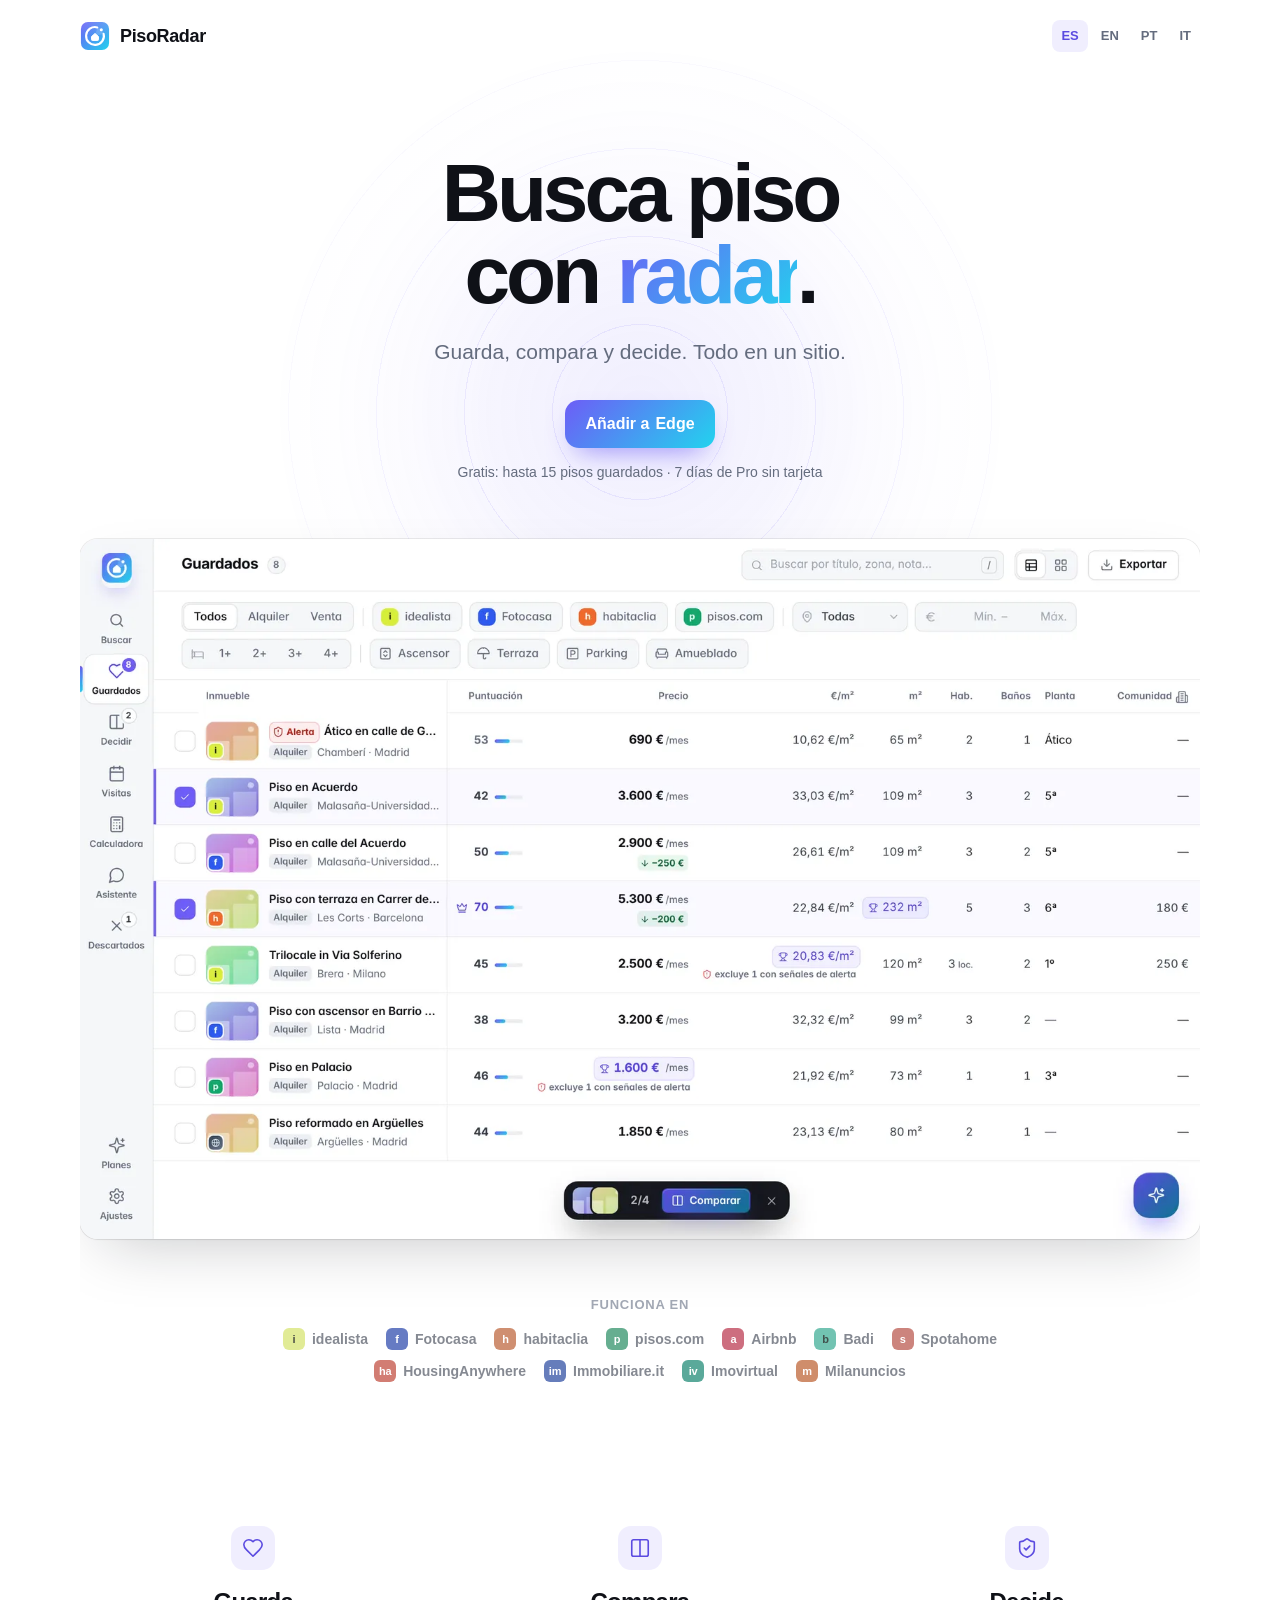
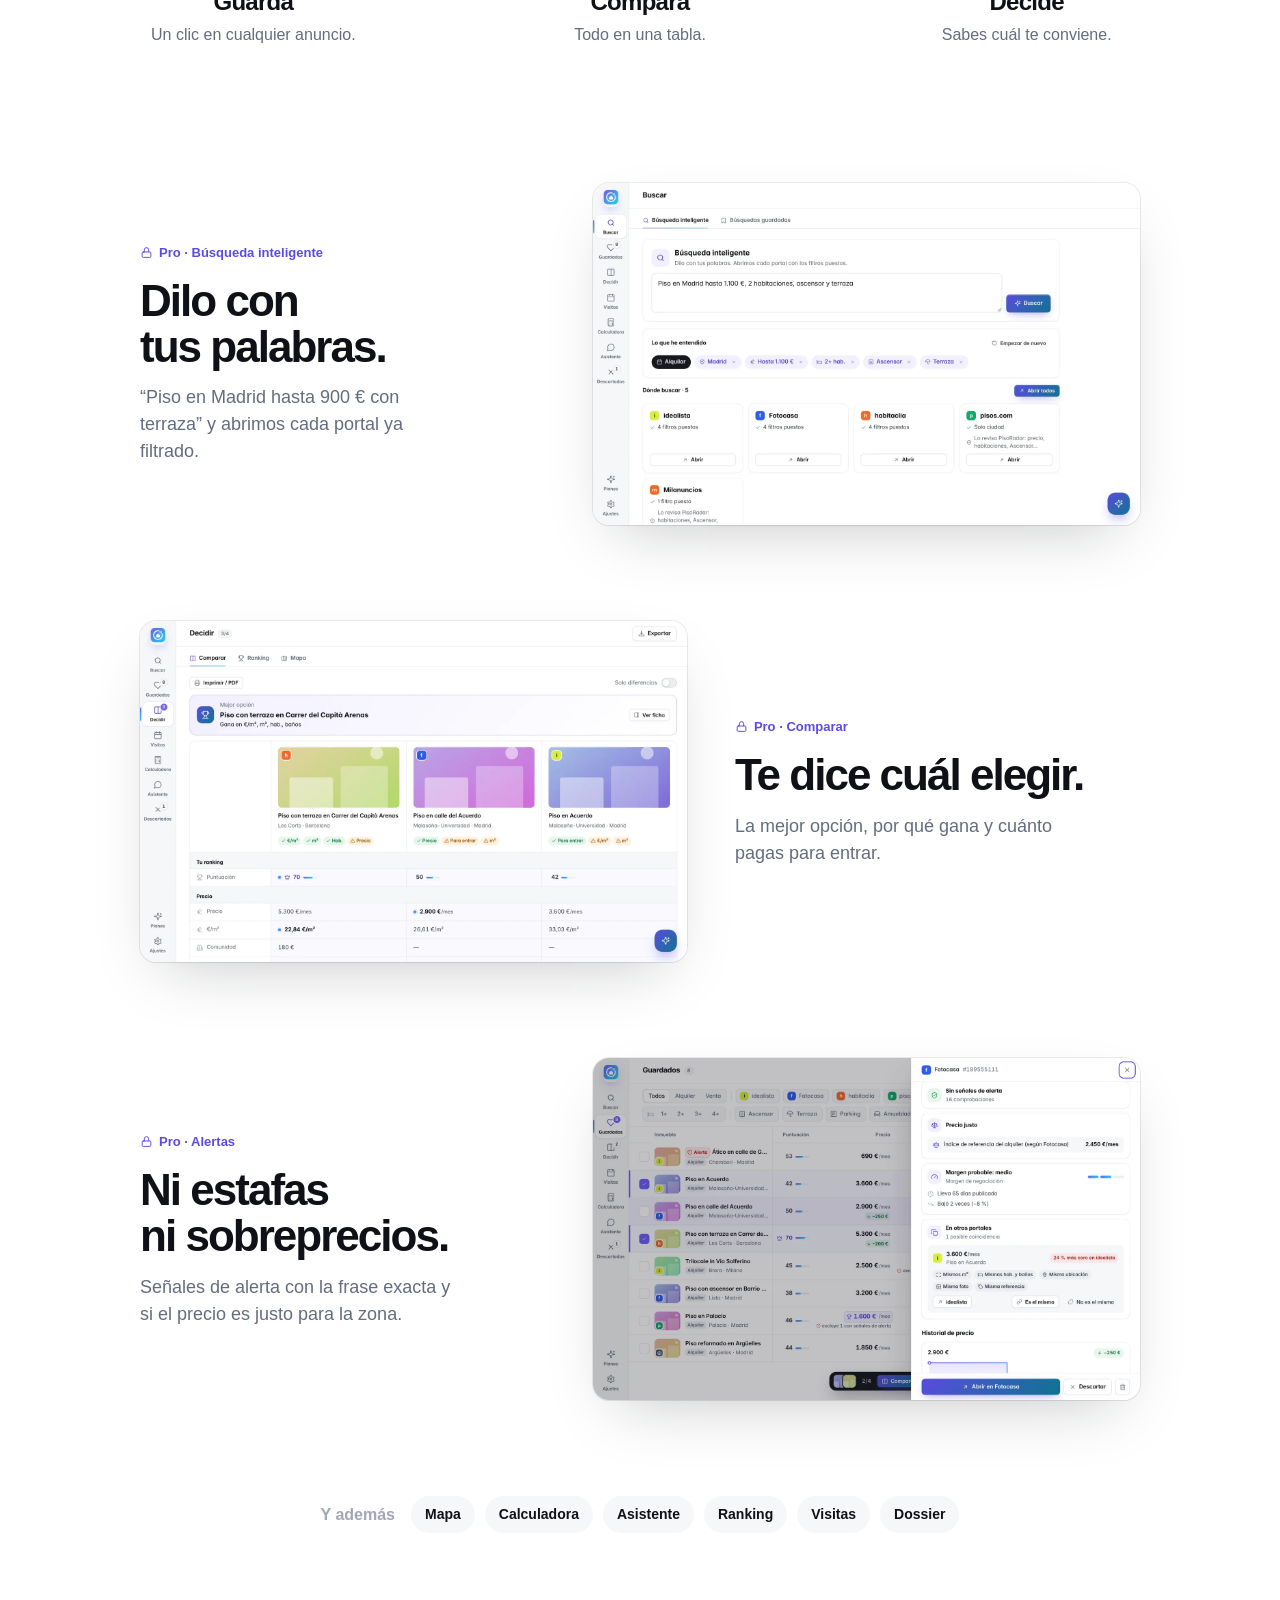
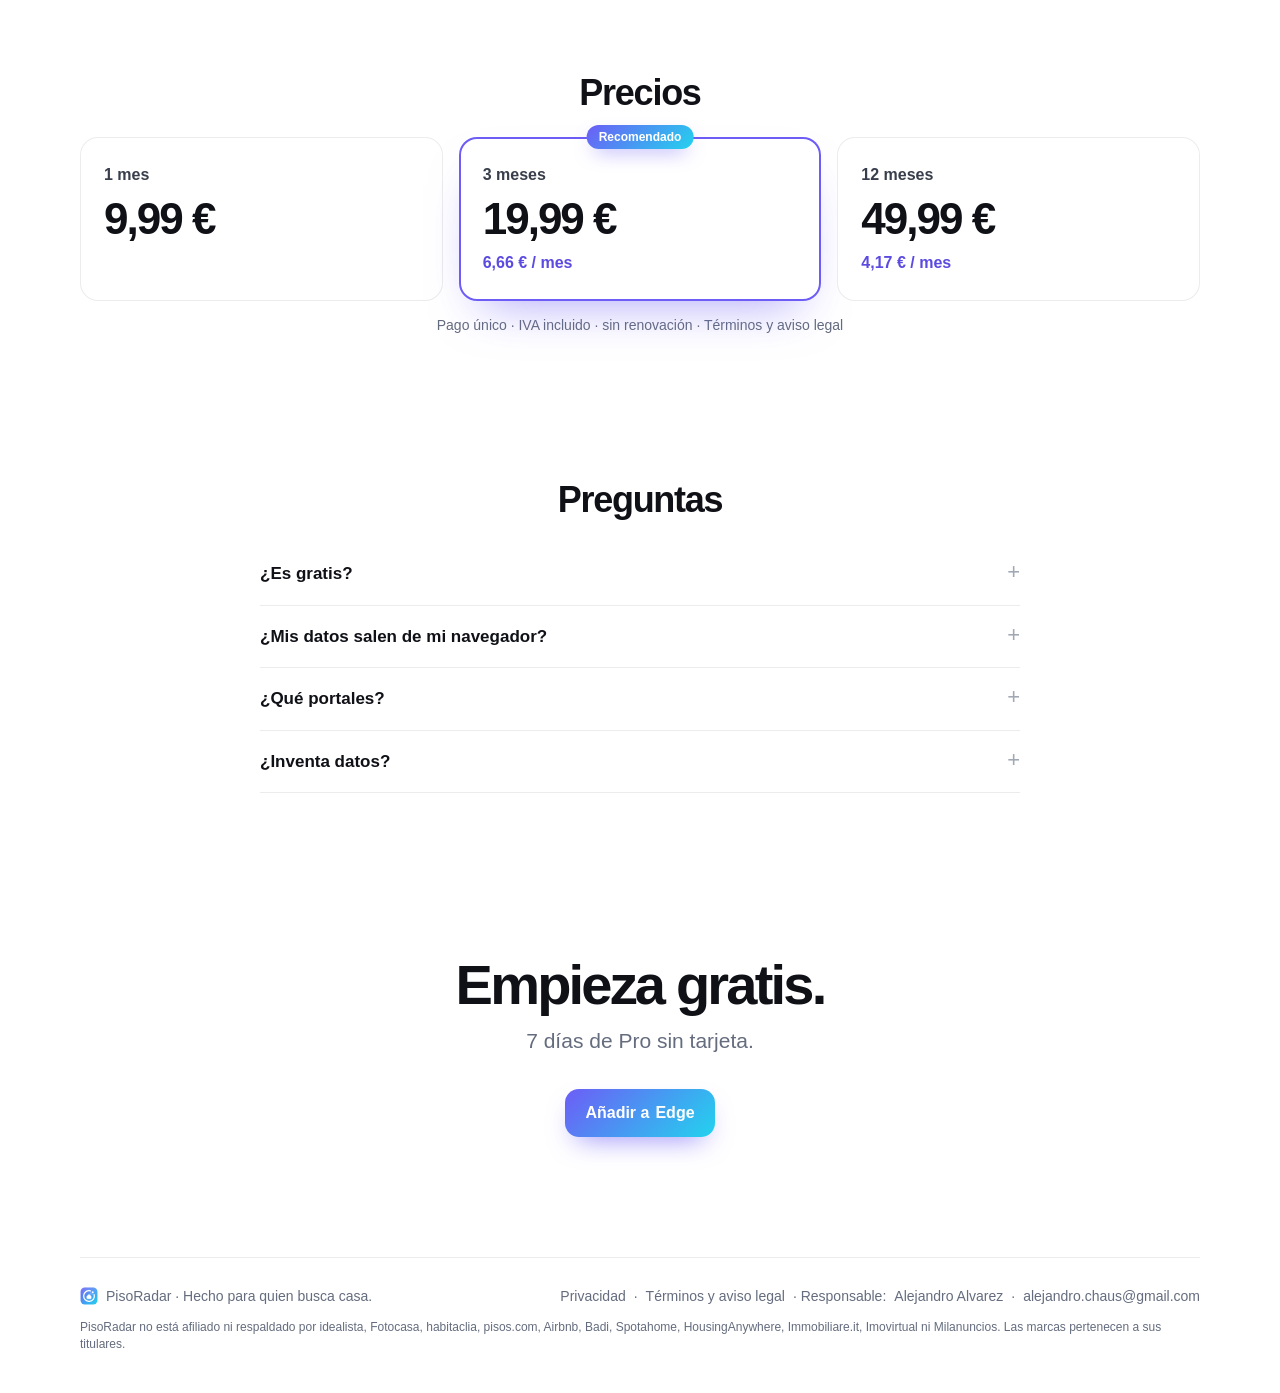
<file: index.html>
<!DOCTYPE html>
<html lang="es">
<head>
<meta charset="utf-8">
<meta name="viewport" content="width=device-width, initial-scale=1">
<title>PisoRadar — Compara pisos y habitaciones de idealista, Fotocasa, Airbnb, Badi y 7 portales más</title>
<meta name="description" content="Extensión para buscar piso (gratis hasta 15 pisos guardados): guarda anuncios de idealista, Fotocasa, habitaclia, pisos.com, Airbnb, Badi y 5 portales más, compáralos en una tabla y señala posibles estafas, precio justo y gastos reales.">
<link rel="canonical" href="https://chausillo.github.io/pisoradar/">
<link rel="alternate" hreflang="es" href="https://chausillo.github.io/pisoradar/">
<link rel="alternate" hreflang="en" href="https://chausillo.github.io/pisoradar/en/">
<link rel="alternate" hreflang="pt" href="https://chausillo.github.io/pisoradar/pt/">
<link rel="alternate" hreflang="it" href="https://chausillo.github.io/pisoradar/it/">
<link rel="alternate" hreflang="x-default" href="https://chausillo.github.io/pisoradar/">
<meta property="og:type" content="website">
<meta property="og:site_name" content="PisoRadar">
<meta property="og:title" content="PisoRadar — Compara pisos y habitaciones de idealista, Fotocasa, Airbnb, Badi y 7 portales más">
<meta property="og:description" content="Extensión para buscar piso (gratis hasta 15 pisos guardados): guarda anuncios de idealista, Fotocasa, habitaclia, pisos.com, Airbnb, Badi y 5 portales más, compáralos en una tabla y señala posibles estafas, precio justo y gastos reales.">
<meta property="og:url" content="https://chausillo.github.io/pisoradar/">
<meta property="og:image" content="https://chausillo.github.io/pisoradar/img/og.png">
<meta property="og:locale" content="es_ES">
<meta property="og:locale:alternate" content="en_GB">
<meta property="og:locale:alternate" content="pt_PT">
<meta property="og:locale:alternate" content="it_IT">
<meta name="twitter:card" content="summary_large_image">
<meta name="theme-color" content="#6D5DF6">
<link rel="icon" type="image/png" href="img/favicon-32.png">
<link rel="stylesheet" href="style.css">
<script type="application/ld+json">{"@context":"https://schema.org","@type":"SoftwareApplication","name":"PisoRadar","applicationCategory":"BrowserApplication","operatingSystem":"Chrome, Microsoft Edge, Firefox","description":"Extensión para buscar piso (gratis hasta 15 pisos guardados): guarda anuncios de idealista, Fotocasa, habitaclia, pisos.com, Airbnb, Badi y 5 portales más, compáralos en una tabla y señala posibles estafas, precio justo y gastos reales.","url":"https://chausillo.github.io/pisoradar/","image":"https://chausillo.github.io/pisoradar/img/og.png","inLanguage":"es","offers":[{"@type":"Offer","price":"0","priceCurrency":"EUR","name":"Free"},{"@type":"Offer","price":"9.99","priceCurrency":"EUR","name":"Pro 1 mes"},{"@type":"Offer","price":"19.99","priceCurrency":"EUR","name":"Pro 3 meses"},{"@type":"Offer","price":"49.99","priceCurrency":"EUR","name":"Pro 12 meses"}]}</script>
</head>
<body>
<header class="nav wrap">
  <a class="brand" href="./"><img src="img/logo.svg" width="30" height="30" alt="">PisoRadar</a>
  <nav class="langs" aria-label="Language"><a href="./" aria-current="page" hreflang="es">ES</a><a href="en/" hreflang="en">EN</a><a href="pt/" hreflang="pt">PT</a><a href="it/" hreflang="it">IT</a></nav>
</header>
<main>
<section class="hero wrap">
  <h1>Busca piso con <em>radar</em>.</h1>
  <p class="sub">Guarda, compara y decide. Todo en un sitio.</p>
  <div class="stores"><a class="store store-edge" data-store="edge" href="https://microsoftedge.microsoft.com/addons/detail/faodnlojnknncdpicndgdkpddcffmjge" rel="noopener">Añadir a <b>Edge</b></a><a class="store store-chrome" data-store="chrome" href="#" rel="noopener" hidden>Añadir a <b>Chrome</b></a><a class="store store-firefox" data-store="firefox" href="#" rel="noopener" hidden>Añadir a <b>Firefox</b></a></div>
  <p class="free">Gratis: hasta 15 pisos guardados · 7 días de Pro sin tarjeta</p>
  <figure class="shot hero-shot"><picture><source srcset="img/table-dark.webp" media="(prefers-color-scheme: dark)"><img src="img/table.webp" width="1280" height="800" alt="Tabla comparativa de pisos"></picture></figure>
  <p class="works">Funciona en</p>
  <div class="portals"><span class="pp"><span class="p" style="background:#D9EE3B;color:#1D2410">i</span>idealista</span><span class="pp"><span class="p" style="background:#2E5BF0;color:#fff">f</span>Fotocasa</span><span class="pp"><span class="p" style="background:#F06A2B;color:#fff">h</span>habitaclia</span><span class="pp"><span class="p" style="background:#13A86B;color:#fff">p</span>pisos.com</span><span class="pp"><span class="p" style="background:#FF385C;color:#fff">a</span>Airbnb</span><span class="pp"><span class="p" style="background:#1BC5A0;color:#08291F">b</span>Badi</span><span class="pp"><span class="p" style="background:#F05A4B;color:#fff">s</span>Spotahome</span><span class="pp"><span class="p" style="background:#FF4F3A;color:#fff">ha</span>HousingAnywhere</span><span class="pp"><span class="p" style="background:#2F5DE0;color:#fff">im</span>Immobiliare.it</span><span class="pp"><span class="p" style="background:#00A383;color:#fff">iv</span>Imovirtual</span><span class="pp"><span class="p" style="background:#F26722;color:#fff">m</span>Milanuncios</span></div>
</section>
<section class="how wrap"><div><span class="ib"><svg width="22" height="22" viewBox="0 0 24 24" fill="none" stroke="currentColor" stroke-width="1.75" stroke-linecap="round" stroke-linejoin="round" aria-hidden="true"><path d="M19 14c1.49-1.46 3-3.21 3-5.5A5.5 5.5 0 0 0 16.5 3c-1.76 0-3 .5-4.5 2-1.5-1.5-2.74-2-4.5-2A5.5 5.5 0 0 0 2 8.5c0 2.3 1.5 4.05 3 5.5l7 7Z"/></svg></span><h2>Guarda</h2><p>Un clic en cualquier anuncio.</p></div><div><span class="ib"><svg width="22" height="22" viewBox="0 0 24 24" fill="none" stroke="currentColor" stroke-width="1.75" stroke-linecap="round" stroke-linejoin="round" aria-hidden="true"><rect x="3" y="3" width="18" height="18" rx="2"/><path d="M12 3v18"/></svg></span><h2>Compara</h2><p>Todo en una tabla.</p></div><div><span class="ib"><svg width="22" height="22" viewBox="0 0 24 24" fill="none" stroke="currentColor" stroke-width="1.75" stroke-linecap="round" stroke-linejoin="round" aria-hidden="true"><path d="M20 13c0 5-3.5 7.5-7.66 8.95a1 1 0 0 1-.67-.01C7.5 20.5 4 18 4 13V6a1 1 0 0 1 1-1c2 0 4.5-1.2 6.24-2.72a1.17 1.17 0 0 1 1.52 0C14.51 3.81 17 5 19 5a1 1 0 0 1 1 1z"/><path d="m9 12 2 2 4-4"/></svg></span><h2>Decide</h2><p>Sabes cuál te conviene.</p></div></section>
<section class="row wrap"><div class="txt"><span class="kick"><svg width="13" height="13" viewBox="0 0 24 24" fill="none" stroke="currentColor" stroke-width="1.75" stroke-linecap="round" stroke-linejoin="round" aria-hidden="true"><rect x="4" y="11" width="16" height="10" rx="2"/><path d="M8 11V7a4 4 0 0 1 8 0v4"/></svg> Pro · Búsqueda inteligente</span><h2>Dilo con tus palabras.</h2><p>“Piso en Madrid hasta 900 € con terraza” y abrimos cada portal ya filtrado.</p></div><figure class="shot"><img src="img/search.webp" width="1600" height="1000" loading="lazy" alt="Búsqueda inteligente"></figure></section>
<section class="row wrap flip"><div class="txt"><span class="kick"><svg width="13" height="13" viewBox="0 0 24 24" fill="none" stroke="currentColor" stroke-width="1.75" stroke-linecap="round" stroke-linejoin="round" aria-hidden="true"><rect x="4" y="11" width="16" height="10" rx="2"/><path d="M8 11V7a4 4 0 0 1 8 0v4"/></svg> Pro · Comparar</span><h2>Te dice cuál elegir.</h2><p>La mejor opción, por qué gana y cuánto pagas para entrar.</p></div><figure class="shot"><img src="img/compare.webp" width="1600" height="1000" loading="lazy" alt="Comparar"></figure></section>
<section class="row wrap"><div class="txt"><span class="kick"><svg width="13" height="13" viewBox="0 0 24 24" fill="none" stroke="currentColor" stroke-width="1.75" stroke-linecap="round" stroke-linejoin="round" aria-hidden="true"><rect x="4" y="11" width="16" height="10" rx="2"/><path d="M8 11V7a4 4 0 0 1 8 0v4"/></svg> Pro · Alertas</span><h2>Ni estafas ni sobreprecios.</h2><p>Señales de alerta con la frase exacta y si el precio es justo para la zona.</p></div><figure class="shot"><img src="img/insights.webp" width="1600" height="1000" loading="lazy" alt="Alertas"></figure></section>
<section class="more wrap"><span>Y además</span><b>Mapa</b><b>Calculadora</b><b>Asistente</b><b>Ranking</b><b>Visitas</b><b>Dossier</b></section>
<section class="pricing wrap" id="pricing">
  <h2 class="eyebrow">Precios</h2>
  <div class="plans"><div class="plan"><span class="nm">1 mes</span><div class="pr"><b>9,99 €</b></div><span class="pm"></span></div><div class="plan featured"><span class="ribbon">Recomendado</span><span class="nm">3 meses</span><div class="pr"><b>19,99 €</b></div><span class="pm">6,66 € / mes</span></div><div class="plan"><span class="nm">12 meses</span><div class="pr"><b>49,99 €</b></div><span class="pm">4,17 € / mes</span></div></div>
  <p class="free">Pago único · IVA incluido · sin renovación · <a href="terminos.html">Términos y aviso legal</a></p>
</section>
<section class="faq wrap">
  <h2 class="eyebrow">Preguntas</h2>
  <details><summary>¿Es gratis?</summary><p>Sí. Guardar hasta 15 pisos, comparar y exportar es gratis para siempre. Pro lo desbloquea todo.</p></details>
  <details><summary>¿Mis datos salen de mi navegador?</summary><p>No. Sin cuentas ni rastreo: todo se queda en tu navegador.</p></details>
  <details><summary>¿Qué portales?</summary><p>idealista, Fotocasa, habitaclia, pisos.com, Airbnb, Badi, Spotahome, HousingAnywhere, Immobiliare.it, Imovirtual y Milanuncios.</p></details>
  <details><summary>¿Inventa datos?</summary><p>Nunca. Solo usa lo que dice el anuncio; leyes e impuestos con su fuente oficial.</p></details>
</section>
<section class="final wrap"><h2>Empieza gratis.</h2><p class="sub">7 días de Pro sin tarjeta.</p><div class="stores"><a class="store store-edge" data-store="edge" href="https://microsoftedge.microsoft.com/addons/detail/faodnlojnknncdpicndgdkpddcffmjge" rel="noopener">Añadir a <b>Edge</b></a><a class="store store-chrome" data-store="chrome" href="#" rel="noopener" hidden>Añadir a <b>Chrome</b></a><a class="store store-firefox" data-store="firefox" href="#" rel="noopener" hidden>Añadir a <b>Firefox</b></a></div></section>
</main>
<footer class="wrap foot"><span><img src="img/logo.svg" width="18" height="18" alt=""> PisoRadar · Hecho para quien busca casa.</span><span class="foot-links"><a href="privacidad.html">Privacidad</a> · <a href="terminos.html">Términos y aviso legal</a> · Responsable: <span data-owner>Alejandro Alvarez</span> · <a data-mail href="mailto:alejandro.chaus@gmail.com">alejandro.chaus@gmail.com</a></span><small class="noaff">PisoRadar no está afiliado ni respaldado por idealista, Fotocasa, habitaclia, pisos.com, Airbnb, Badi, Spotahome, HousingAnywhere, Immobiliare.it, Imovirtual ni Milanuncios. Las marcas pertenecen a sus titulares.</small></footer>
<script>
fetch('site.config.json', { cache: 'no-store' }).then((r) => r.json()).then((c) => {
  if (c.ownerName) document.querySelectorAll('[data-owner]').forEach((e) => { e.textContent = c.ownerName; });
  if (/^[^\s@'"<>]+@[^\s@'"<>]+\.[a-z]{2,}$/i.test(c.contactEmail || '')) document.querySelectorAll('a[data-mail]').forEach((a) => { a.href = 'mailto:' + c.contactEmail; a.textContent = c.contactEmail; });
  document.querySelectorAll('a[data-store]').forEach((a) => {
    const u = (c.stores || {})[a.dataset.store];
    const ok = u && u.indexOf('https://') === 0 && !/PEGA_AQUI|_ITEM_ID/.test(u);
    if (ok) a.href = u;
    a.hidden = !ok;
  });
}).catch(() => {});
</script>
</body>
</html>
</file>
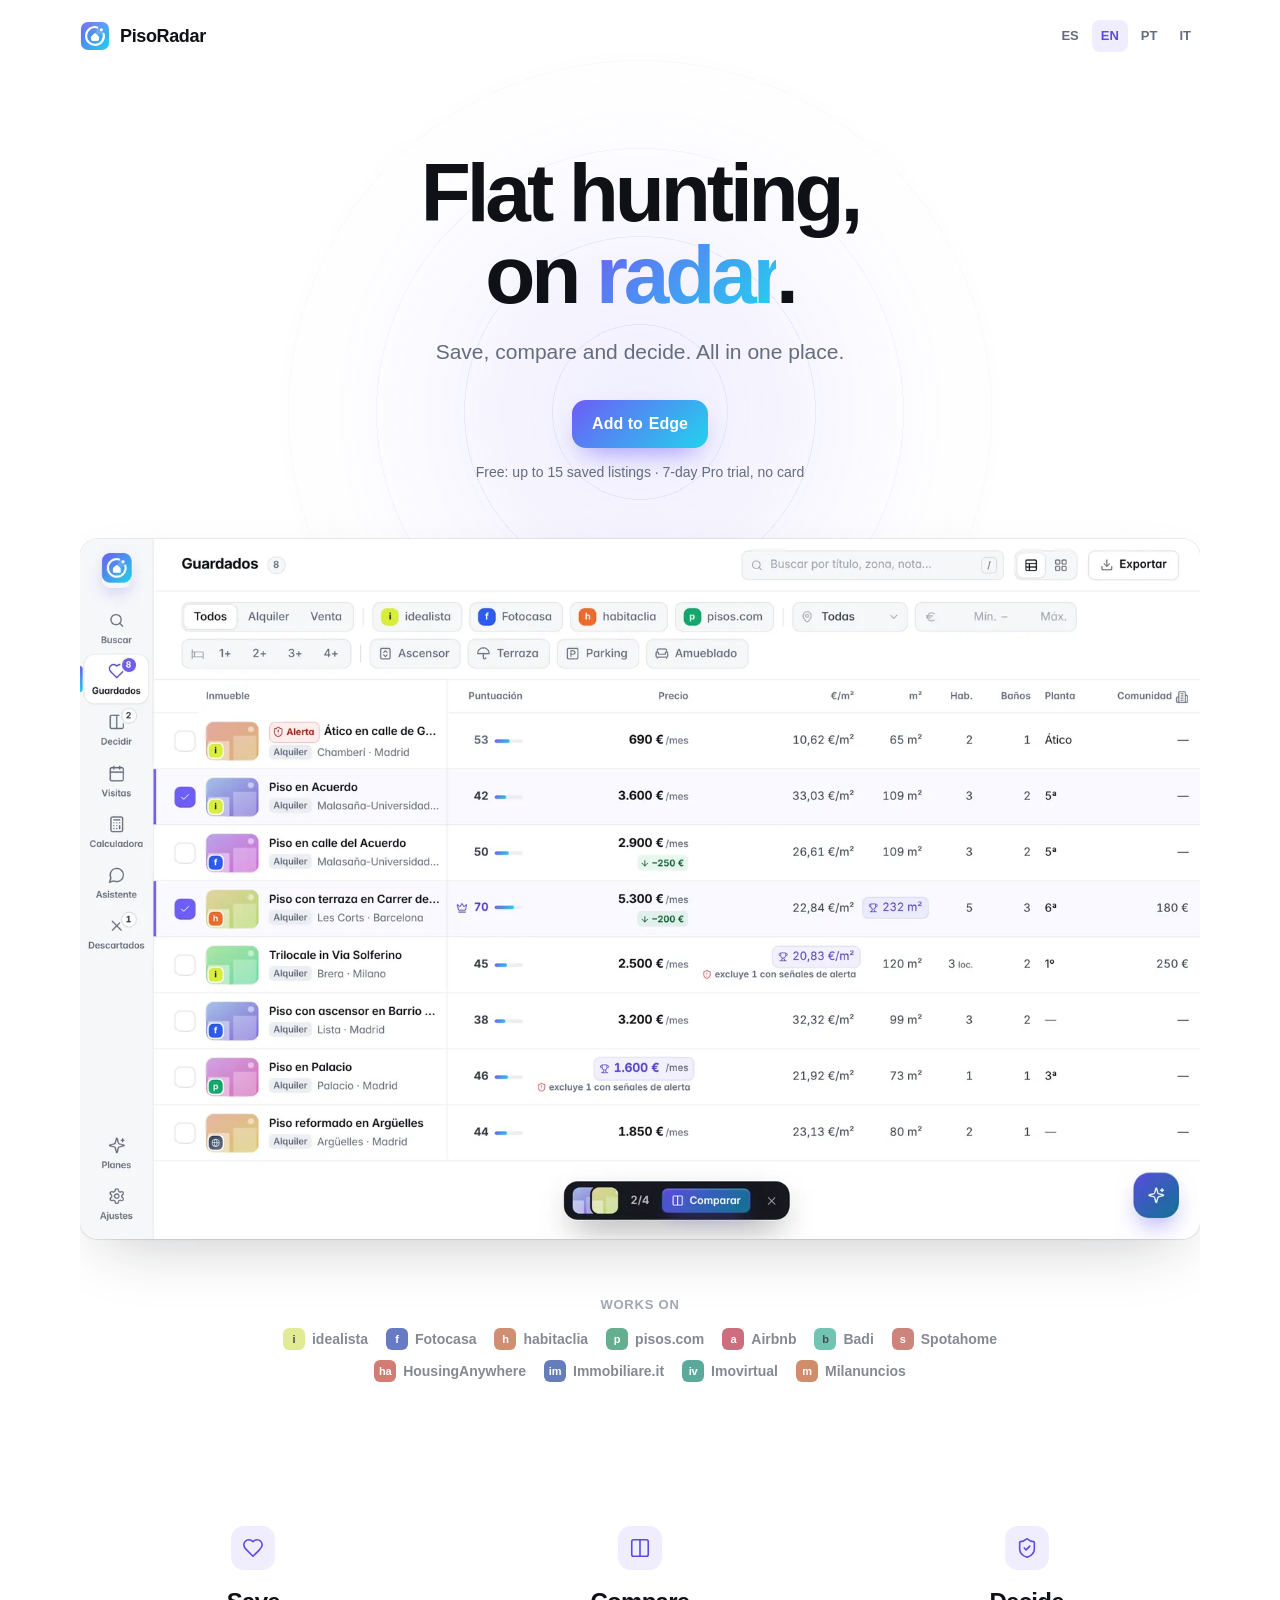
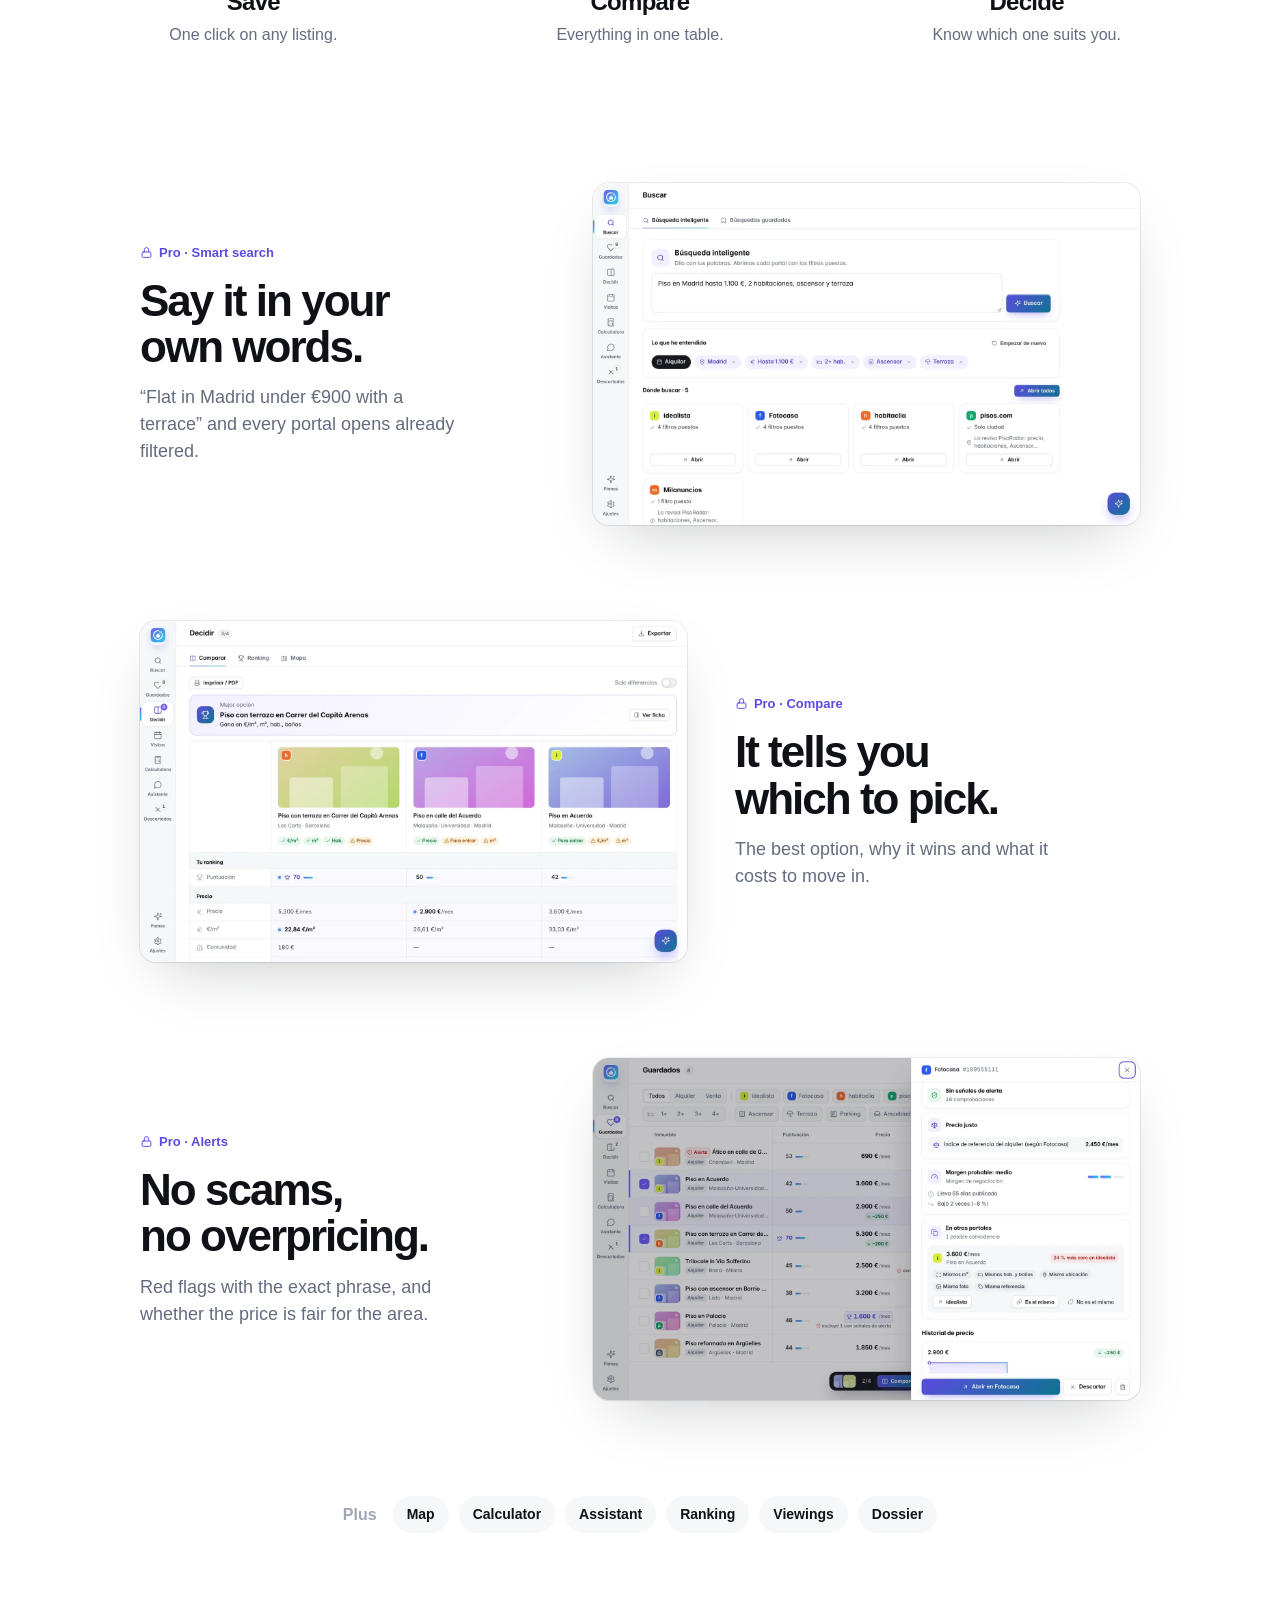
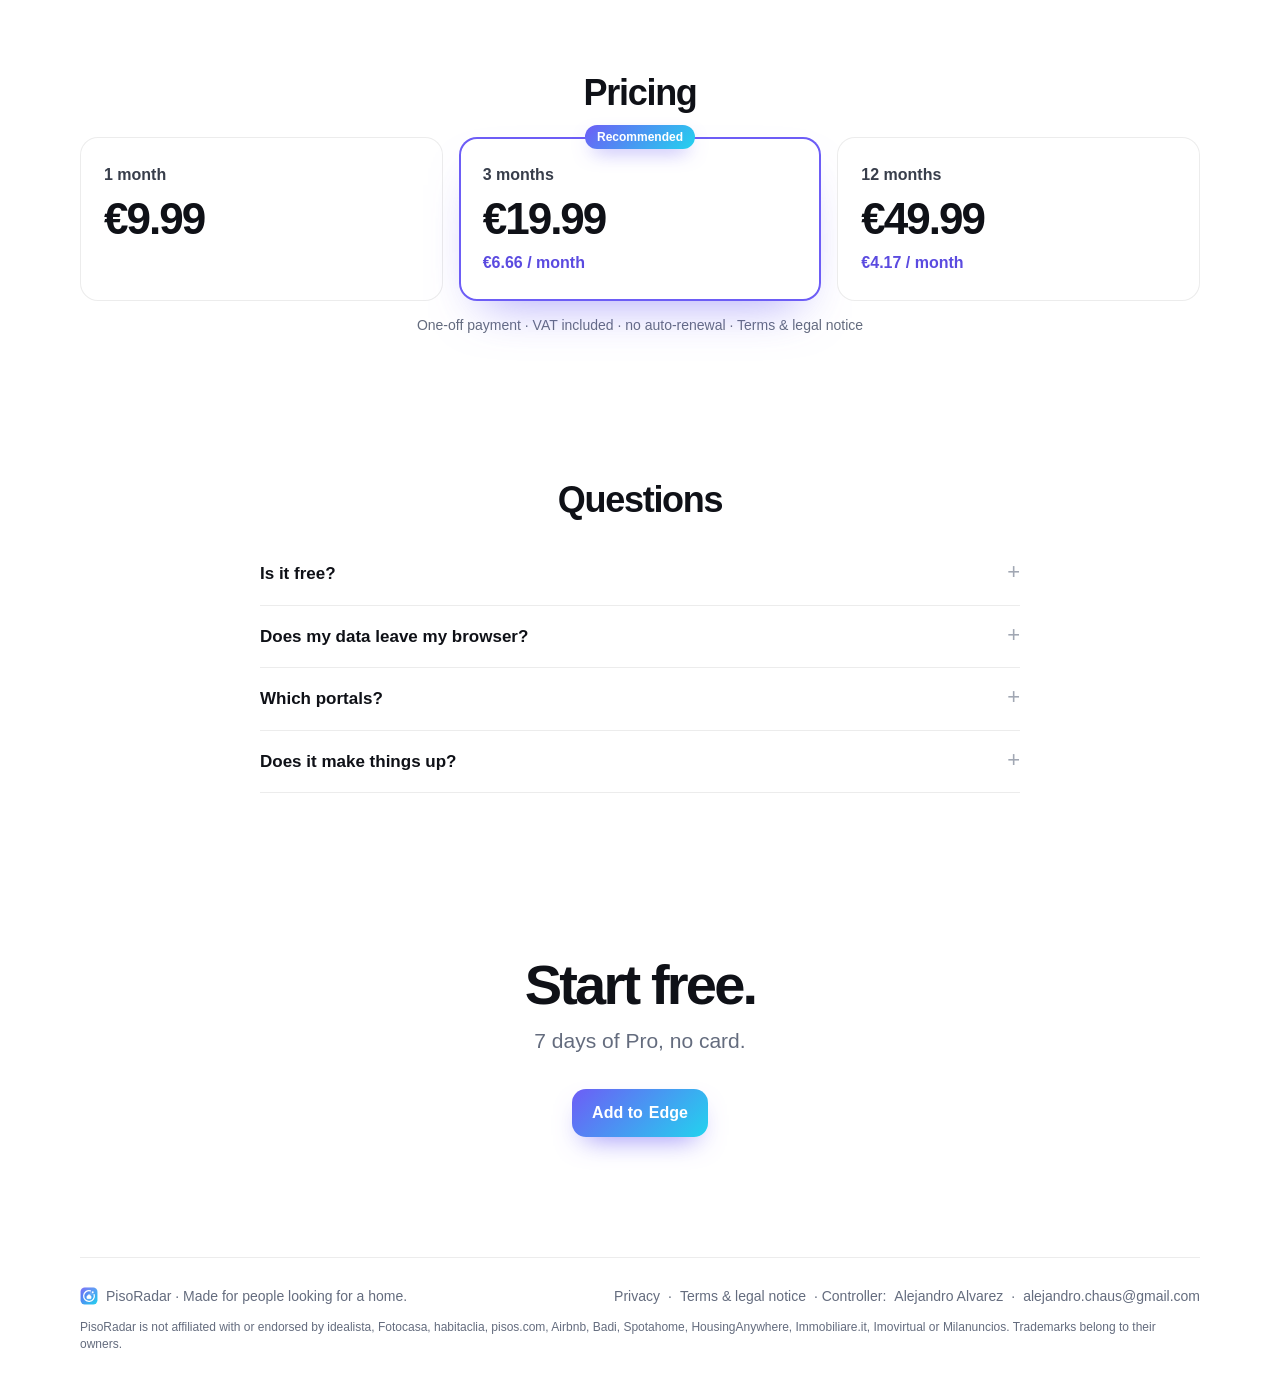
<file: en/index.html>
<!DOCTYPE html>
<html lang="en">
<head>
<meta charset="utf-8">
<meta name="viewport" content="width=device-width, initial-scale=1">
<title>PisoRadar — Compare flats and rooms from idealista, Fotocasa, Airbnb, Badi and 7 more portals</title>
<meta name="description" content="Browser extension for flat hunting (free up to 15 saved listings) in Spain, Portugal and Italy: save listings from any portal, compare them in one table, flag possible scams and see the true cost.">
<link rel="canonical" href="https://chausillo.github.io/pisoradar/en/">
<link rel="alternate" hreflang="es" href="https://chausillo.github.io/pisoradar/">
<link rel="alternate" hreflang="en" href="https://chausillo.github.io/pisoradar/en/">
<link rel="alternate" hreflang="pt" href="https://chausillo.github.io/pisoradar/pt/">
<link rel="alternate" hreflang="it" href="https://chausillo.github.io/pisoradar/it/">
<link rel="alternate" hreflang="x-default" href="https://chausillo.github.io/pisoradar/">
<meta property="og:type" content="website">
<meta property="og:site_name" content="PisoRadar">
<meta property="og:title" content="PisoRadar — Compare flats and rooms from idealista, Fotocasa, Airbnb, Badi and 7 more portals">
<meta property="og:description" content="Browser extension for flat hunting (free up to 15 saved listings) in Spain, Portugal and Italy: save listings from any portal, compare them in one table, flag possible scams and see the true cost.">
<meta property="og:url" content="https://chausillo.github.io/pisoradar/en/">
<meta property="og:image" content="https://chausillo.github.io/pisoradar/img/og.png">
<meta property="og:locale" content="en_GB">
<meta property="og:locale:alternate" content="es_ES">
<meta property="og:locale:alternate" content="pt_PT">
<meta property="og:locale:alternate" content="it_IT">
<meta name="twitter:card" content="summary_large_image">
<meta name="theme-color" content="#6D5DF6">
<link rel="icon" type="image/png" href="../img/favicon-32.png">
<link rel="stylesheet" href="../style.css">
<script type="application/ld+json">{"@context":"https://schema.org","@type":"SoftwareApplication","name":"PisoRadar","applicationCategory":"BrowserApplication","operatingSystem":"Chrome, Microsoft Edge, Firefox","description":"Browser extension for flat hunting (free up to 15 saved listings) in Spain, Portugal and Italy: save listings from any portal, compare them in one table, flag possible scams and see the true cost.","url":"https://chausillo.github.io/pisoradar/en/","image":"https://chausillo.github.io/pisoradar/img/og.png","inLanguage":"en","offers":[{"@type":"Offer","price":"0","priceCurrency":"EUR","name":"Free"},{"@type":"Offer","price":"9.99","priceCurrency":"EUR","name":"Pro 1 month"},{"@type":"Offer","price":"19.99","priceCurrency":"EUR","name":"Pro 3 months"},{"@type":"Offer","price":"49.99","priceCurrency":"EUR","name":"Pro 12 months"}]}</script>
</head>
<body>
<header class="nav wrap">
  <a class="brand" href="./"><img src="../img/logo.svg" width="30" height="30" alt="">PisoRadar</a>
  <nav class="langs" aria-label="Language"><a href="../" hreflang="es">ES</a><a href="../en/" aria-current="page" hreflang="en">EN</a><a href="../pt/" hreflang="pt">PT</a><a href="../it/" hreflang="it">IT</a></nav>
</header>
<main>
<section class="hero wrap">
  <h1>Flat hunting, on <em>radar</em>.</h1>
  <p class="sub">Save, compare and decide. All in one place.</p>
  <div class="stores"><a class="store store-edge" data-store="edge" href="https://microsoftedge.microsoft.com/addons/detail/faodnlojnknncdpicndgdkpddcffmjge" rel="noopener">Add to <b>Edge</b></a><a class="store store-chrome" data-store="chrome" href="#" rel="noopener" hidden>Add to <b>Chrome</b></a><a class="store store-firefox" data-store="firefox" href="#" rel="noopener" hidden>Add to <b>Firefox</b></a></div>
  <p class="free">Free: up to 15 saved listings · 7-day Pro trial, no card</p>
  <figure class="shot hero-shot"><picture><source srcset="../img/table-dark.webp" media="(prefers-color-scheme: dark)"><img src="../img/table.webp" width="1280" height="800" alt="Flat comparison table"></picture></figure>
  <p class="works">Works on</p>
  <div class="portals"><span class="pp"><span class="p" style="background:#D9EE3B;color:#1D2410">i</span>idealista</span><span class="pp"><span class="p" style="background:#2E5BF0;color:#fff">f</span>Fotocasa</span><span class="pp"><span class="p" style="background:#F06A2B;color:#fff">h</span>habitaclia</span><span class="pp"><span class="p" style="background:#13A86B;color:#fff">p</span>pisos.com</span><span class="pp"><span class="p" style="background:#FF385C;color:#fff">a</span>Airbnb</span><span class="pp"><span class="p" style="background:#1BC5A0;color:#08291F">b</span>Badi</span><span class="pp"><span class="p" style="background:#F05A4B;color:#fff">s</span>Spotahome</span><span class="pp"><span class="p" style="background:#FF4F3A;color:#fff">ha</span>HousingAnywhere</span><span class="pp"><span class="p" style="background:#2F5DE0;color:#fff">im</span>Immobiliare.it</span><span class="pp"><span class="p" style="background:#00A383;color:#fff">iv</span>Imovirtual</span><span class="pp"><span class="p" style="background:#F26722;color:#fff">m</span>Milanuncios</span></div>
</section>
<section class="how wrap"><div><span class="ib"><svg width="22" height="22" viewBox="0 0 24 24" fill="none" stroke="currentColor" stroke-width="1.75" stroke-linecap="round" stroke-linejoin="round" aria-hidden="true"><path d="M19 14c1.49-1.46 3-3.21 3-5.5A5.5 5.5 0 0 0 16.5 3c-1.76 0-3 .5-4.5 2-1.5-1.5-2.74-2-4.5-2A5.5 5.5 0 0 0 2 8.5c0 2.3 1.5 4.05 3 5.5l7 7Z"/></svg></span><h2>Save</h2><p>One click on any listing.</p></div><div><span class="ib"><svg width="22" height="22" viewBox="0 0 24 24" fill="none" stroke="currentColor" stroke-width="1.75" stroke-linecap="round" stroke-linejoin="round" aria-hidden="true"><rect x="3" y="3" width="18" height="18" rx="2"/><path d="M12 3v18"/></svg></span><h2>Compare</h2><p>Everything in one table.</p></div><div><span class="ib"><svg width="22" height="22" viewBox="0 0 24 24" fill="none" stroke="currentColor" stroke-width="1.75" stroke-linecap="round" stroke-linejoin="round" aria-hidden="true"><path d="M20 13c0 5-3.5 7.5-7.66 8.95a1 1 0 0 1-.67-.01C7.5 20.5 4 18 4 13V6a1 1 0 0 1 1-1c2 0 4.5-1.2 6.24-2.72a1.17 1.17 0 0 1 1.52 0C14.51 3.81 17 5 19 5a1 1 0 0 1 1 1z"/><path d="m9 12 2 2 4-4"/></svg></span><h2>Decide</h2><p>Know which one suits you.</p></div></section>
<section class="row wrap"><div class="txt"><span class="kick"><svg width="13" height="13" viewBox="0 0 24 24" fill="none" stroke="currentColor" stroke-width="1.75" stroke-linecap="round" stroke-linejoin="round" aria-hidden="true"><rect x="4" y="11" width="16" height="10" rx="2"/><path d="M8 11V7a4 4 0 0 1 8 0v4"/></svg> Pro · Smart search</span><h2>Say it in your own words.</h2><p>“Flat in Madrid under €900 with a terrace” and every portal opens already filtered.</p></div><figure class="shot"><img src="../img/search.webp" width="1600" height="1000" loading="lazy" alt="Smart search"></figure></section>
<section class="row wrap flip"><div class="txt"><span class="kick"><svg width="13" height="13" viewBox="0 0 24 24" fill="none" stroke="currentColor" stroke-width="1.75" stroke-linecap="round" stroke-linejoin="round" aria-hidden="true"><rect x="4" y="11" width="16" height="10" rx="2"/><path d="M8 11V7a4 4 0 0 1 8 0v4"/></svg> Pro · Compare</span><h2>It tells you which to pick.</h2><p>The best option, why it wins and what it costs to move in.</p></div><figure class="shot"><img src="../img/compare.webp" width="1600" height="1000" loading="lazy" alt="Compare"></figure></section>
<section class="row wrap"><div class="txt"><span class="kick"><svg width="13" height="13" viewBox="0 0 24 24" fill="none" stroke="currentColor" stroke-width="1.75" stroke-linecap="round" stroke-linejoin="round" aria-hidden="true"><rect x="4" y="11" width="16" height="10" rx="2"/><path d="M8 11V7a4 4 0 0 1 8 0v4"/></svg> Pro · Alerts</span><h2>No scams, no overpricing.</h2><p>Red flags with the exact phrase, and whether the price is fair for the area.</p></div><figure class="shot"><img src="../img/insights.webp" width="1600" height="1000" loading="lazy" alt="Alerts"></figure></section>
<section class="more wrap"><span>Plus</span><b>Map</b><b>Calculator</b><b>Assistant</b><b>Ranking</b><b>Viewings</b><b>Dossier</b></section>
<section class="pricing wrap" id="pricing">
  <h2 class="eyebrow">Pricing</h2>
  <div class="plans"><div class="plan"><span class="nm">1 month</span><div class="pr"><b>€9.99</b></div><span class="pm"></span></div><div class="plan featured"><span class="ribbon">Recommended</span><span class="nm">3 months</span><div class="pr"><b>€19.99</b></div><span class="pm">€6.66 / month</span></div><div class="plan"><span class="nm">12 months</span><div class="pr"><b>€49.99</b></div><span class="pm">€4.17 / month</span></div></div>
  <p class="free">One-off payment · VAT included · no auto-renewal · <a href="../terminos.html">Terms &amp; legal notice</a></p>
</section>
<section class="faq wrap">
  <h2 class="eyebrow">Questions</h2>
  <details><summary>Is it free?</summary><p>Yes. Saving up to 15 homes, comparing and exporting is free forever. Pro unlocks everything.</p></details>
  <details><summary>Does my data leave my browser?</summary><p>No. No accounts, no tracking: everything stays in your browser.</p></details>
  <details><summary>Which portals?</summary><p>idealista, Fotocasa, habitaclia, pisos.com, Airbnb, Badi, Spotahome, HousingAnywhere, Immobiliare.it, Imovirtual and Milanuncios.</p></details>
  <details><summary>Does it make things up?</summary><p>Never. It only uses what the listing says; laws and taxes with their official source.</p></details>
</section>
<section class="final wrap"><h2>Start free.</h2><p class="sub">7 days of Pro, no card.</p><div class="stores"><a class="store store-edge" data-store="edge" href="https://microsoftedge.microsoft.com/addons/detail/faodnlojnknncdpicndgdkpddcffmjge" rel="noopener">Add to <b>Edge</b></a><a class="store store-chrome" data-store="chrome" href="#" rel="noopener" hidden>Add to <b>Chrome</b></a><a class="store store-firefox" data-store="firefox" href="#" rel="noopener" hidden>Add to <b>Firefox</b></a></div></section>
</main>
<footer class="wrap foot"><span><img src="../img/logo.svg" width="18" height="18" alt=""> PisoRadar · Made for people looking for a home.</span><span class="foot-links"><a href="../privacidad.html">Privacy</a> · <a href="../terminos.html">Terms &amp; legal notice</a> · Controller: <span data-owner>Alejandro Alvarez</span> · <a data-mail href="mailto:alejandro.chaus@gmail.com">alejandro.chaus@gmail.com</a></span><small class="noaff">PisoRadar is not affiliated with or endorsed by idealista, Fotocasa, habitaclia, pisos.com, Airbnb, Badi, Spotahome, HousingAnywhere, Immobiliare.it, Imovirtual or Milanuncios. Trademarks belong to their owners.</small></footer>
<script>
fetch('../site.config.json', { cache: 'no-store' }).then((r) => r.json()).then((c) => {
  if (c.ownerName) document.querySelectorAll('[data-owner]').forEach((e) => { e.textContent = c.ownerName; });
  if (/^[^\s@'"<>]+@[^\s@'"<>]+\.[a-z]{2,}$/i.test(c.contactEmail || '')) document.querySelectorAll('a[data-mail]').forEach((a) => { a.href = 'mailto:' + c.contactEmail; a.textContent = c.contactEmail; });
  document.querySelectorAll('a[data-store]').forEach((a) => {
    const u = (c.stores || {})[a.dataset.store];
    const ok = u && u.indexOf('https://') === 0 && !/PEGA_AQUI|_ITEM_ID/.test(u);
    if (ok) a.href = u;
    a.hidden = !ok;
  });
}).catch(() => {});
</script>
</body>
</html>
</file>
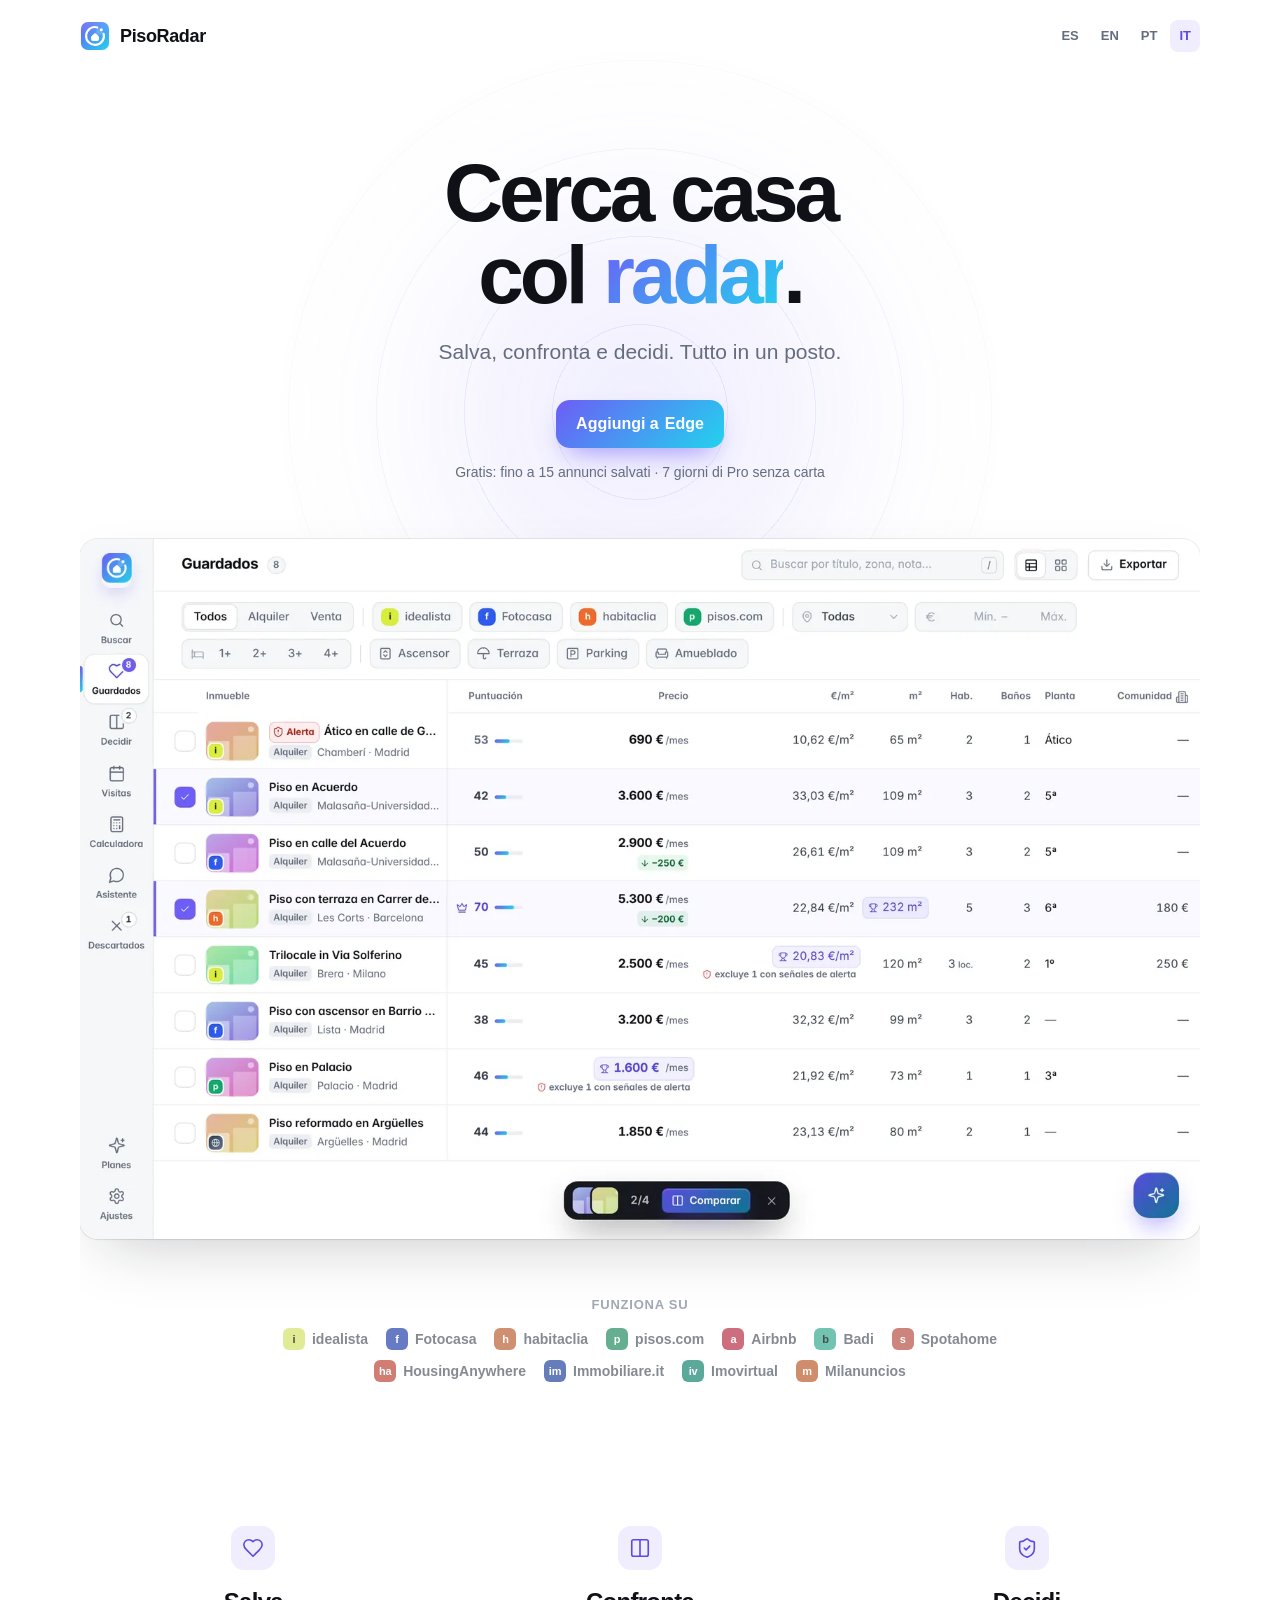
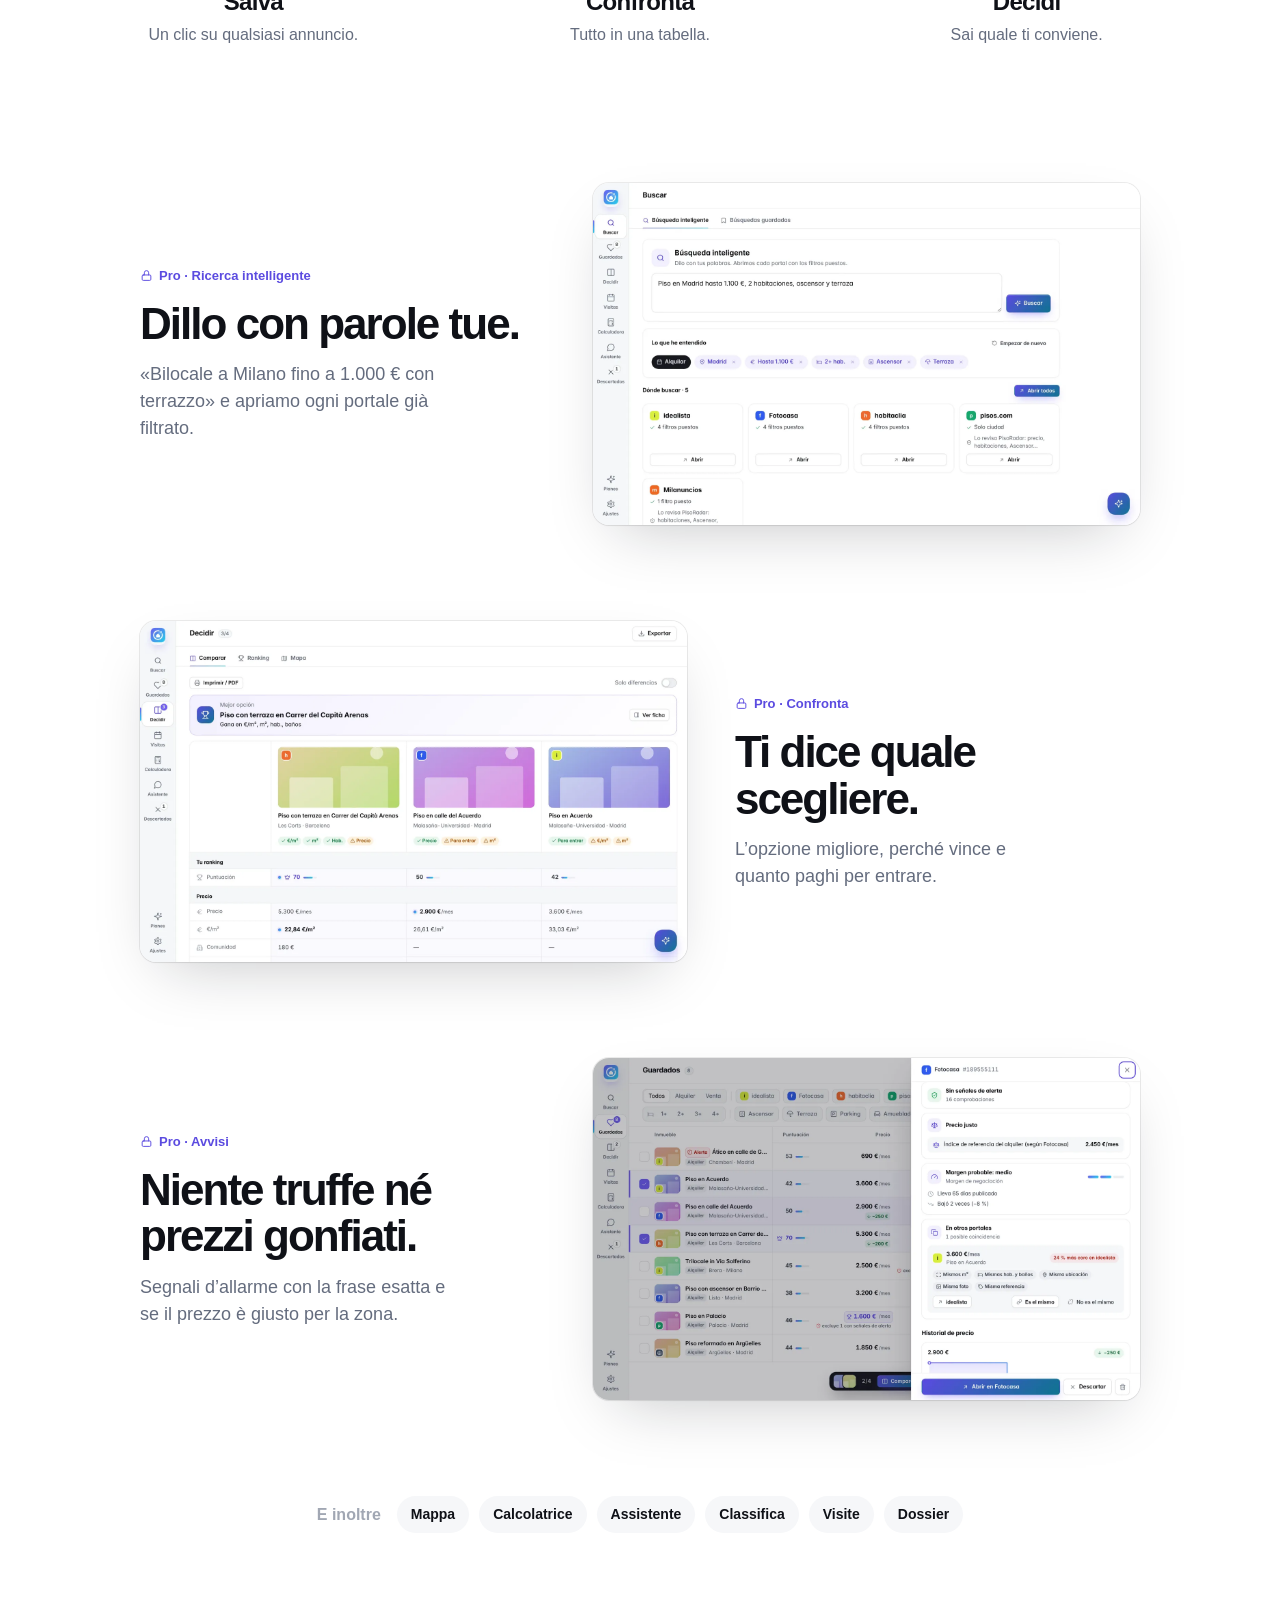
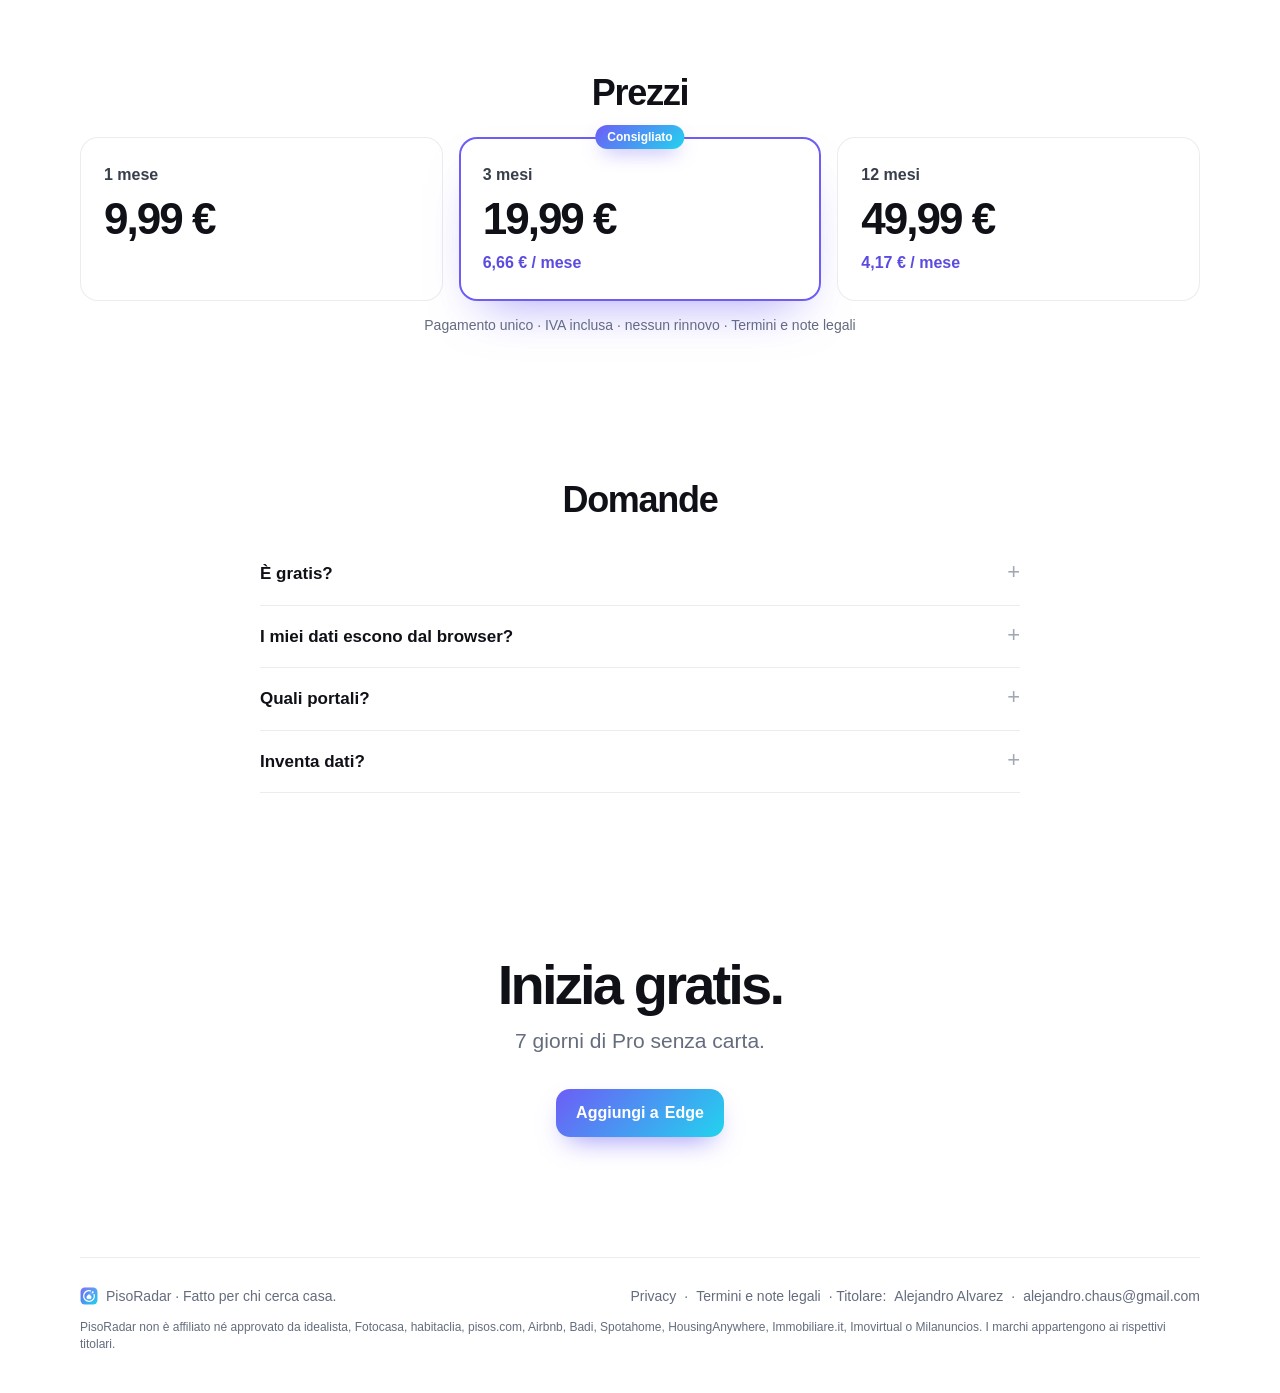
<file: it/index.html>
<!DOCTYPE html>
<html lang="it">
<head>
<meta charset="utf-8">
<meta name="viewport" content="width=device-width, initial-scale=1">
<title>PisoRadar — Confronta case e stanze da Immobiliare.it, idealista, Airbnb e altri 8 portali</title>
<meta name="description" content="Estensione per cercare casa (gratis fino a 15 annunci salvati): salva annunci da qualsiasi portale, confrontali in una tabella, segnala possibili truffe e il costo reale.">
<link rel="canonical" href="https://chausillo.github.io/pisoradar/it/">
<link rel="alternate" hreflang="es" href="https://chausillo.github.io/pisoradar/">
<link rel="alternate" hreflang="en" href="https://chausillo.github.io/pisoradar/en/">
<link rel="alternate" hreflang="pt" href="https://chausillo.github.io/pisoradar/pt/">
<link rel="alternate" hreflang="it" href="https://chausillo.github.io/pisoradar/it/">
<link rel="alternate" hreflang="x-default" href="https://chausillo.github.io/pisoradar/">
<meta property="og:type" content="website">
<meta property="og:site_name" content="PisoRadar">
<meta property="og:title" content="PisoRadar — Confronta case e stanze da Immobiliare.it, idealista, Airbnb e altri 8 portali">
<meta property="og:description" content="Estensione per cercare casa (gratis fino a 15 annunci salvati): salva annunci da qualsiasi portale, confrontali in una tabella, segnala possibili truffe e il costo reale.">
<meta property="og:url" content="https://chausillo.github.io/pisoradar/it/">
<meta property="og:image" content="https://chausillo.github.io/pisoradar/img/og.png">
<meta property="og:locale" content="it_IT">
<meta property="og:locale:alternate" content="es_ES">
<meta property="og:locale:alternate" content="en_GB">
<meta property="og:locale:alternate" content="pt_PT">
<meta name="twitter:card" content="summary_large_image">
<meta name="theme-color" content="#6D5DF6">
<link rel="icon" type="image/png" href="../img/favicon-32.png">
<link rel="stylesheet" href="../style.css">
<script type="application/ld+json">{"@context":"https://schema.org","@type":"SoftwareApplication","name":"PisoRadar","applicationCategory":"BrowserApplication","operatingSystem":"Chrome, Microsoft Edge, Firefox","description":"Estensione per cercare casa (gratis fino a 15 annunci salvati): salva annunci da qualsiasi portale, confrontali in una tabella, segnala possibili truffe e il costo reale.","url":"https://chausillo.github.io/pisoradar/it/","image":"https://chausillo.github.io/pisoradar/img/og.png","inLanguage":"it","offers":[{"@type":"Offer","price":"0","priceCurrency":"EUR","name":"Free"},{"@type":"Offer","price":"9.99","priceCurrency":"EUR","name":"Pro 1 mese"},{"@type":"Offer","price":"19.99","priceCurrency":"EUR","name":"Pro 3 mesi"},{"@type":"Offer","price":"49.99","priceCurrency":"EUR","name":"Pro 12 mesi"}]}</script>
</head>
<body>
<header class="nav wrap">
  <a class="brand" href="./"><img src="../img/logo.svg" width="30" height="30" alt="">PisoRadar</a>
  <nav class="langs" aria-label="Language"><a href="../" hreflang="es">ES</a><a href="../en/" hreflang="en">EN</a><a href="../pt/" hreflang="pt">PT</a><a href="../it/" aria-current="page" hreflang="it">IT</a></nav>
</header>
<main>
<section class="hero wrap">
  <h1>Cerca casa col <em>radar</em>.</h1>
  <p class="sub">Salva, confronta e decidi. Tutto in un posto.</p>
  <div class="stores"><a class="store store-edge" data-store="edge" href="https://microsoftedge.microsoft.com/addons/detail/faodnlojnknncdpicndgdkpddcffmjge" rel="noopener">Aggiungi a <b>Edge</b></a><a class="store store-chrome" data-store="chrome" href="#" rel="noopener" hidden>Aggiungi a <b>Chrome</b></a><a class="store store-firefox" data-store="firefox" href="#" rel="noopener" hidden>Aggiungi a <b>Firefox</b></a></div>
  <p class="free">Gratis: fino a 15 annunci salvati · 7 giorni di Pro senza carta</p>
  <figure class="shot hero-shot"><picture><source srcset="../img/table-dark.webp" media="(prefers-color-scheme: dark)"><img src="../img/table.webp" width="1280" height="800" alt="Tabella di confronto"></picture></figure>
  <p class="works">Funziona su</p>
  <div class="portals"><span class="pp"><span class="p" style="background:#D9EE3B;color:#1D2410">i</span>idealista</span><span class="pp"><span class="p" style="background:#2E5BF0;color:#fff">f</span>Fotocasa</span><span class="pp"><span class="p" style="background:#F06A2B;color:#fff">h</span>habitaclia</span><span class="pp"><span class="p" style="background:#13A86B;color:#fff">p</span>pisos.com</span><span class="pp"><span class="p" style="background:#FF385C;color:#fff">a</span>Airbnb</span><span class="pp"><span class="p" style="background:#1BC5A0;color:#08291F">b</span>Badi</span><span class="pp"><span class="p" style="background:#F05A4B;color:#fff">s</span>Spotahome</span><span class="pp"><span class="p" style="background:#FF4F3A;color:#fff">ha</span>HousingAnywhere</span><span class="pp"><span class="p" style="background:#2F5DE0;color:#fff">im</span>Immobiliare.it</span><span class="pp"><span class="p" style="background:#00A383;color:#fff">iv</span>Imovirtual</span><span class="pp"><span class="p" style="background:#F26722;color:#fff">m</span>Milanuncios</span></div>
</section>
<section class="how wrap"><div><span class="ib"><svg width="22" height="22" viewBox="0 0 24 24" fill="none" stroke="currentColor" stroke-width="1.75" stroke-linecap="round" stroke-linejoin="round" aria-hidden="true"><path d="M19 14c1.49-1.46 3-3.21 3-5.5A5.5 5.5 0 0 0 16.5 3c-1.76 0-3 .5-4.5 2-1.5-1.5-2.74-2-4.5-2A5.5 5.5 0 0 0 2 8.5c0 2.3 1.5 4.05 3 5.5l7 7Z"/></svg></span><h2>Salva</h2><p>Un clic su qualsiasi annuncio.</p></div><div><span class="ib"><svg width="22" height="22" viewBox="0 0 24 24" fill="none" stroke="currentColor" stroke-width="1.75" stroke-linecap="round" stroke-linejoin="round" aria-hidden="true"><rect x="3" y="3" width="18" height="18" rx="2"/><path d="M12 3v18"/></svg></span><h2>Confronta</h2><p>Tutto in una tabella.</p></div><div><span class="ib"><svg width="22" height="22" viewBox="0 0 24 24" fill="none" stroke="currentColor" stroke-width="1.75" stroke-linecap="round" stroke-linejoin="round" aria-hidden="true"><path d="M20 13c0 5-3.5 7.5-7.66 8.95a1 1 0 0 1-.67-.01C7.5 20.5 4 18 4 13V6a1 1 0 0 1 1-1c2 0 4.5-1.2 6.24-2.72a1.17 1.17 0 0 1 1.52 0C14.51 3.81 17 5 19 5a1 1 0 0 1 1 1z"/><path d="m9 12 2 2 4-4"/></svg></span><h2>Decidi</h2><p>Sai quale ti conviene.</p></div></section>
<section class="row wrap"><div class="txt"><span class="kick"><svg width="13" height="13" viewBox="0 0 24 24" fill="none" stroke="currentColor" stroke-width="1.75" stroke-linecap="round" stroke-linejoin="round" aria-hidden="true"><rect x="4" y="11" width="16" height="10" rx="2"/><path d="M8 11V7a4 4 0 0 1 8 0v4"/></svg> Pro · Ricerca intelligente</span><h2>Dillo con parole tue.</h2><p>«Bilocale a Milano fino a 1.000 € con terrazzo» e apriamo ogni portale già filtrato.</p></div><figure class="shot"><img src="../img/search.webp" width="1600" height="1000" loading="lazy" alt="Ricerca intelligente"></figure></section>
<section class="row wrap flip"><div class="txt"><span class="kick"><svg width="13" height="13" viewBox="0 0 24 24" fill="none" stroke="currentColor" stroke-width="1.75" stroke-linecap="round" stroke-linejoin="round" aria-hidden="true"><rect x="4" y="11" width="16" height="10" rx="2"/><path d="M8 11V7a4 4 0 0 1 8 0v4"/></svg> Pro · Confronta</span><h2>Ti dice quale scegliere.</h2><p>L’opzione migliore, perché vince e quanto paghi per entrare.</p></div><figure class="shot"><img src="../img/compare.webp" width="1600" height="1000" loading="lazy" alt="Confronta"></figure></section>
<section class="row wrap"><div class="txt"><span class="kick"><svg width="13" height="13" viewBox="0 0 24 24" fill="none" stroke="currentColor" stroke-width="1.75" stroke-linecap="round" stroke-linejoin="round" aria-hidden="true"><rect x="4" y="11" width="16" height="10" rx="2"/><path d="M8 11V7a4 4 0 0 1 8 0v4"/></svg> Pro · Avvisi</span><h2>Niente truffe né prezzi gonfiati.</h2><p>Segnali d’allarme con la frase esatta e se il prezzo è giusto per la zona.</p></div><figure class="shot"><img src="../img/insights.webp" width="1600" height="1000" loading="lazy" alt="Avvisi"></figure></section>
<section class="more wrap"><span>E inoltre</span><b>Mappa</b><b>Calcolatrice</b><b>Assistente</b><b>Classifica</b><b>Visite</b><b>Dossier</b></section>
<section class="pricing wrap" id="pricing">
  <h2 class="eyebrow">Prezzi</h2>
  <div class="plans"><div class="plan"><span class="nm">1 mese</span><div class="pr"><b>9,99 €</b></div><span class="pm"></span></div><div class="plan featured"><span class="ribbon">Consigliato</span><span class="nm">3 mesi</span><div class="pr"><b>19,99 €</b></div><span class="pm">6,66 € / mese</span></div><div class="plan"><span class="nm">12 mesi</span><div class="pr"><b>49,99 €</b></div><span class="pm">4,17 € / mese</span></div></div>
  <p class="free">Pagamento unico · IVA inclusa · nessun rinnovo · <a href="../terminos.html">Termini e note legali</a></p>
</section>
<section class="faq wrap">
  <h2 class="eyebrow">Domande</h2>
  <details><summary>È gratis?</summary><p>Sì. Salvare fino a 15 case, confrontare ed esportare è gratis per sempre. Pro sblocca tutto.</p></details>
  <details><summary>I miei dati escono dal browser?</summary><p>No. Niente account né tracciamento: tutto resta nel tuo browser.</p></details>
  <details><summary>Quali portali?</summary><p>idealista, Fotocasa, habitaclia, pisos.com, Airbnb, Badi, Spotahome, HousingAnywhere, Immobiliare.it, Imovirtual e Milanuncios.</p></details>
  <details><summary>Inventa dati?</summary><p>Mai. Usa solo ciò che dice l’annuncio; leggi e tasse con la fonte ufficiale.</p></details>
</section>
<section class="final wrap"><h2>Inizia gratis.</h2><p class="sub">7 giorni di Pro senza carta.</p><div class="stores"><a class="store store-edge" data-store="edge" href="https://microsoftedge.microsoft.com/addons/detail/faodnlojnknncdpicndgdkpddcffmjge" rel="noopener">Aggiungi a <b>Edge</b></a><a class="store store-chrome" data-store="chrome" href="#" rel="noopener" hidden>Aggiungi a <b>Chrome</b></a><a class="store store-firefox" data-store="firefox" href="#" rel="noopener" hidden>Aggiungi a <b>Firefox</b></a></div></section>
</main>
<footer class="wrap foot"><span><img src="../img/logo.svg" width="18" height="18" alt=""> PisoRadar · Fatto per chi cerca casa.</span><span class="foot-links"><a href="../privacidad.html">Privacy</a> · <a href="../terminos.html">Termini e note legali</a> · Titolare: <span data-owner>Alejandro Alvarez</span> · <a data-mail href="mailto:alejandro.chaus@gmail.com">alejandro.chaus@gmail.com</a></span><small class="noaff">PisoRadar non è affiliato né approvato da idealista, Fotocasa, habitaclia, pisos.com, Airbnb, Badi, Spotahome, HousingAnywhere, Immobiliare.it, Imovirtual o Milanuncios. I marchi appartengono ai rispettivi titolari.</small></footer>
<script>
fetch('../site.config.json', { cache: 'no-store' }).then((r) => r.json()).then((c) => {
  if (c.ownerName) document.querySelectorAll('[data-owner]').forEach((e) => { e.textContent = c.ownerName; });
  if (/^[^\s@'"<>]+@[^\s@'"<>]+\.[a-z]{2,}$/i.test(c.contactEmail || '')) document.querySelectorAll('a[data-mail]').forEach((a) => { a.href = 'mailto:' + c.contactEmail; a.textContent = c.contactEmail; });
  document.querySelectorAll('a[data-store]').forEach((a) => {
    const u = (c.stores || {})[a.dataset.store];
    const ok = u && u.indexOf('https://') === 0 && !/PEGA_AQUI|_ITEM_ID/.test(u);
    if (ok) a.href = u;
    a.hidden = !ok;
  });
}).catch(() => {});
</script>
</body>
</html>
</file>
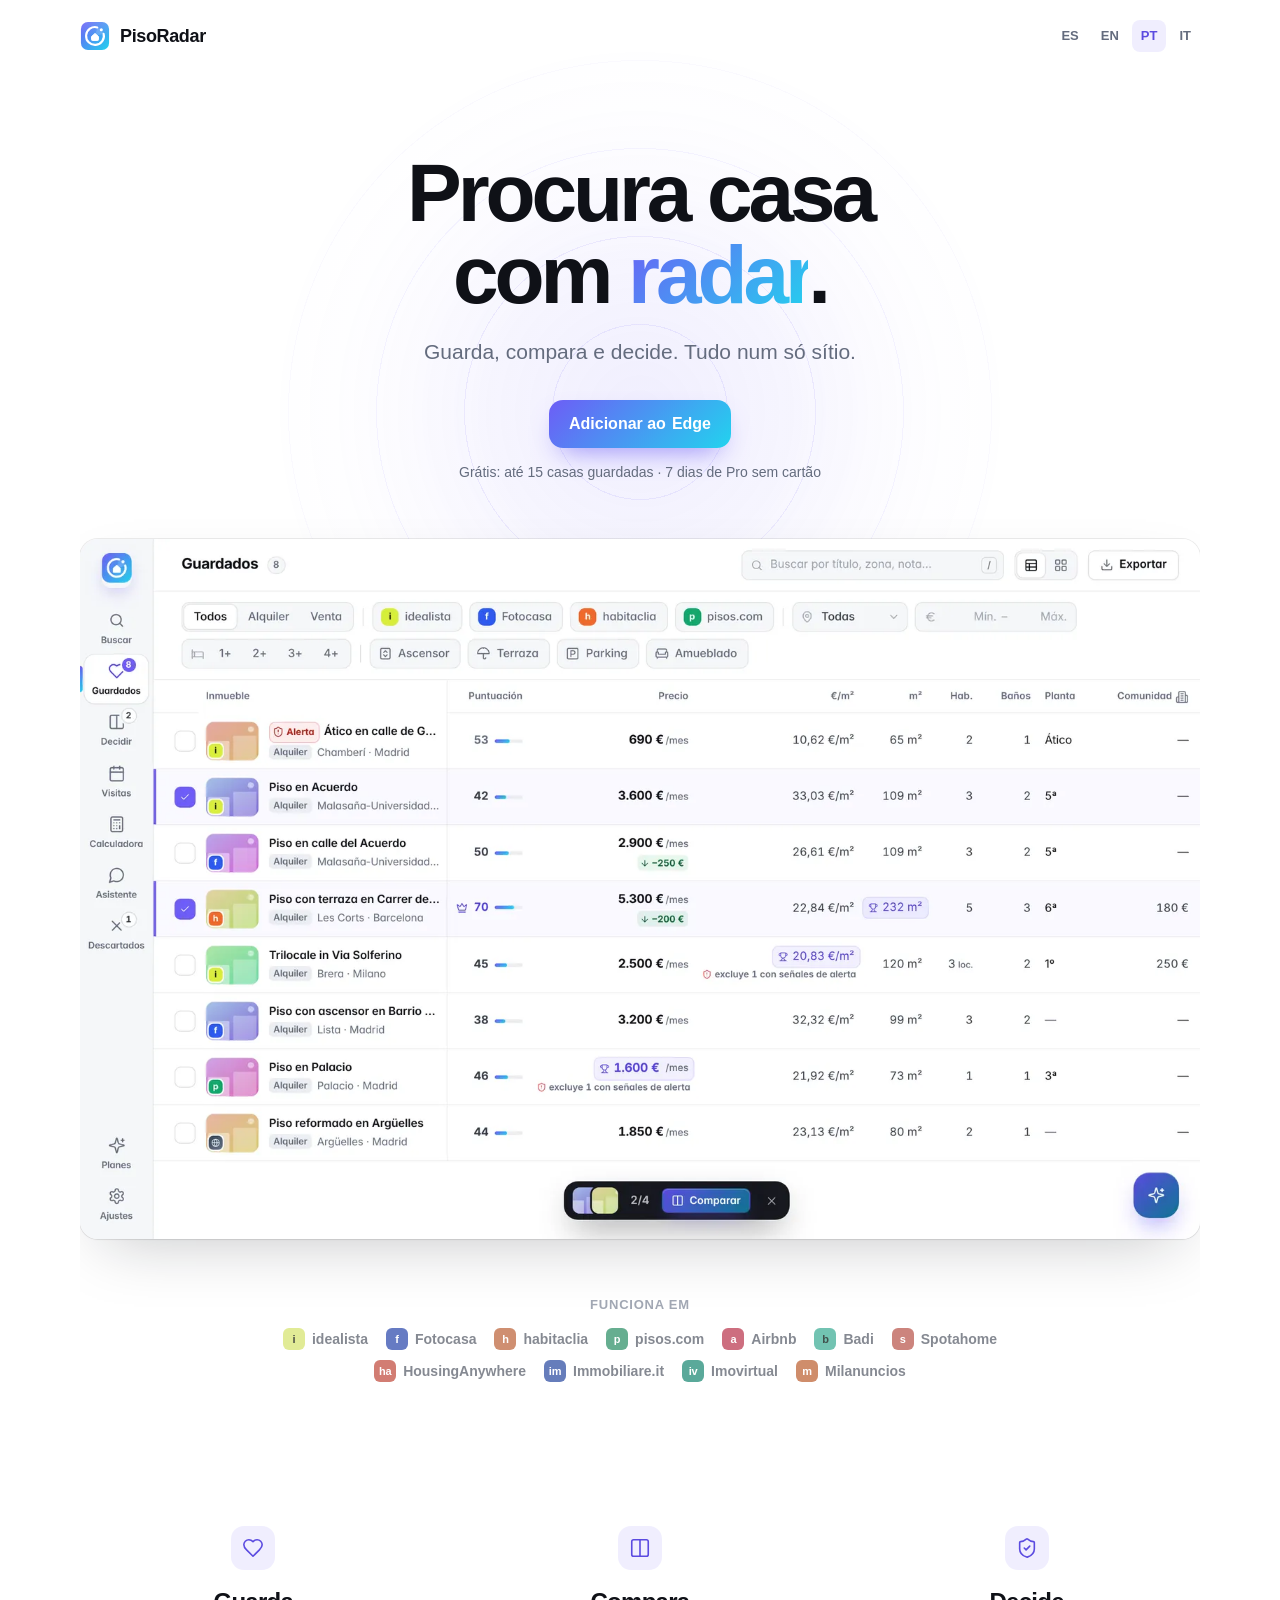
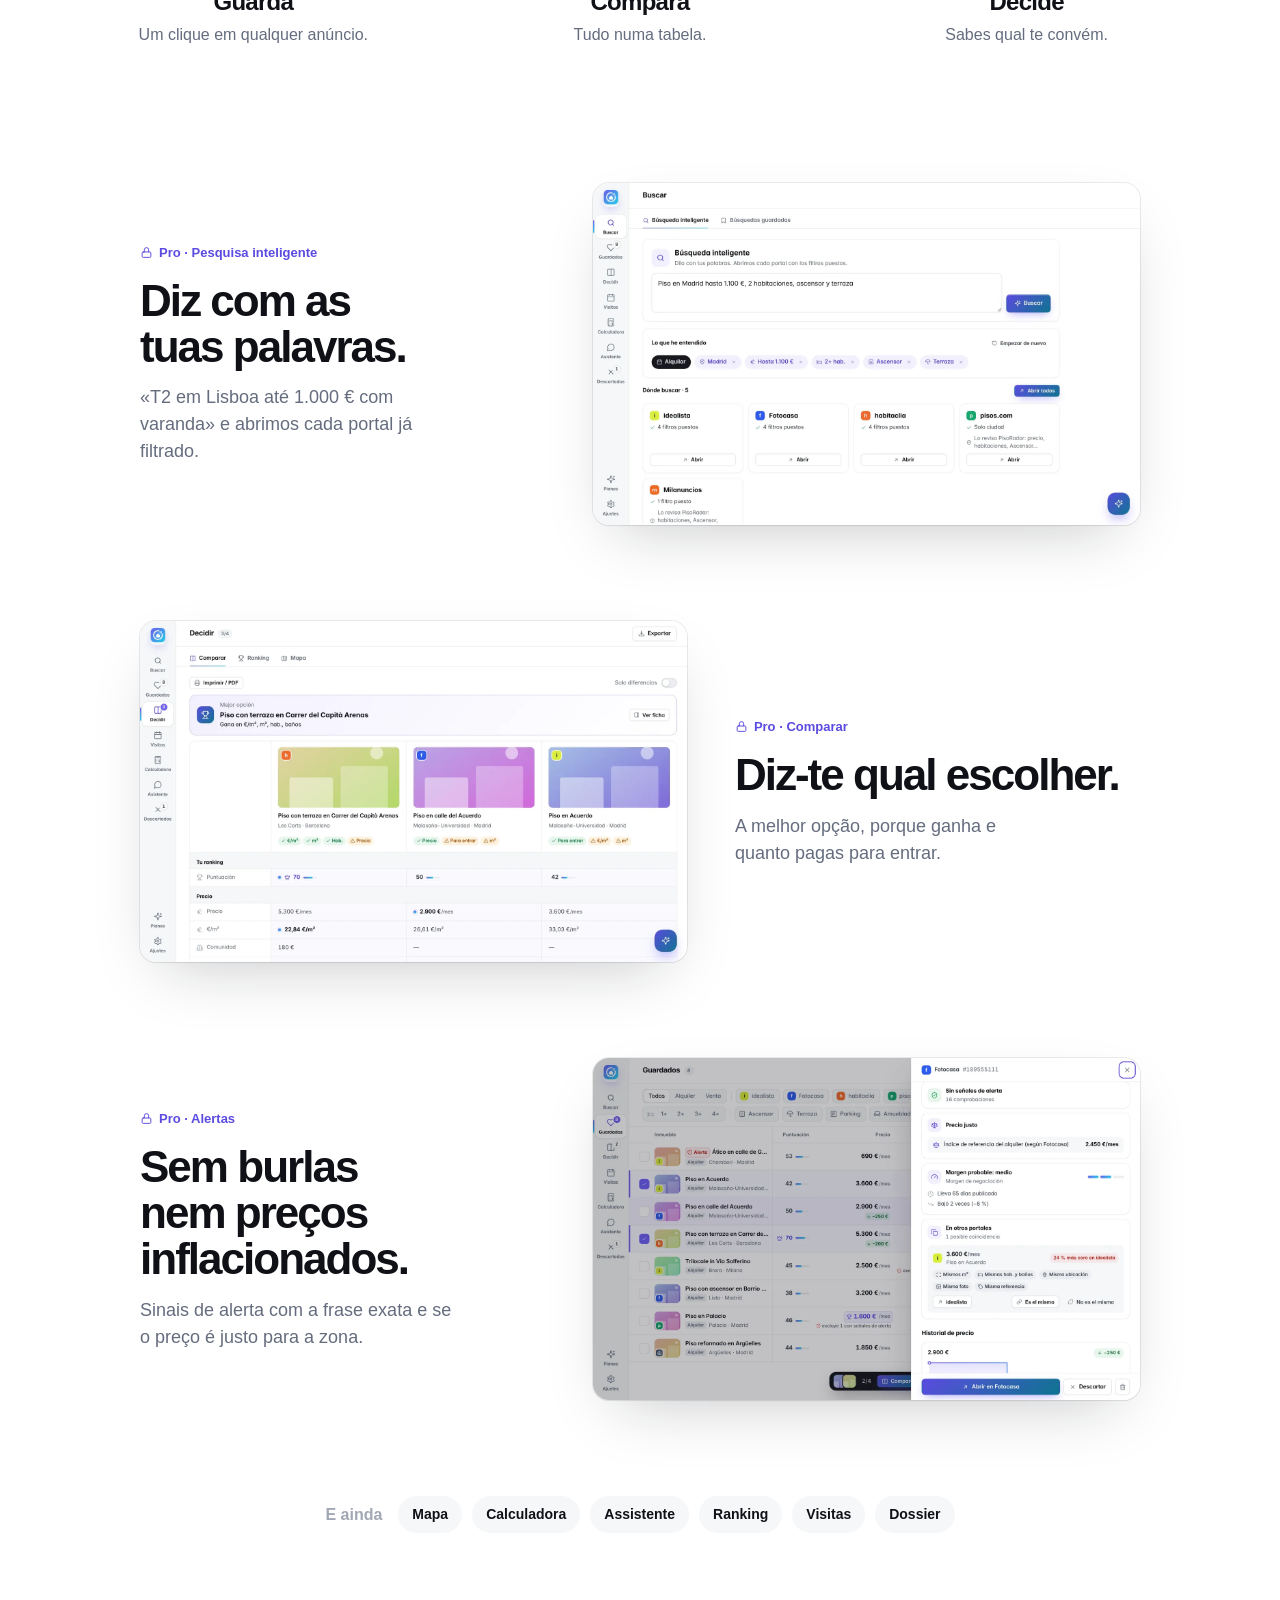
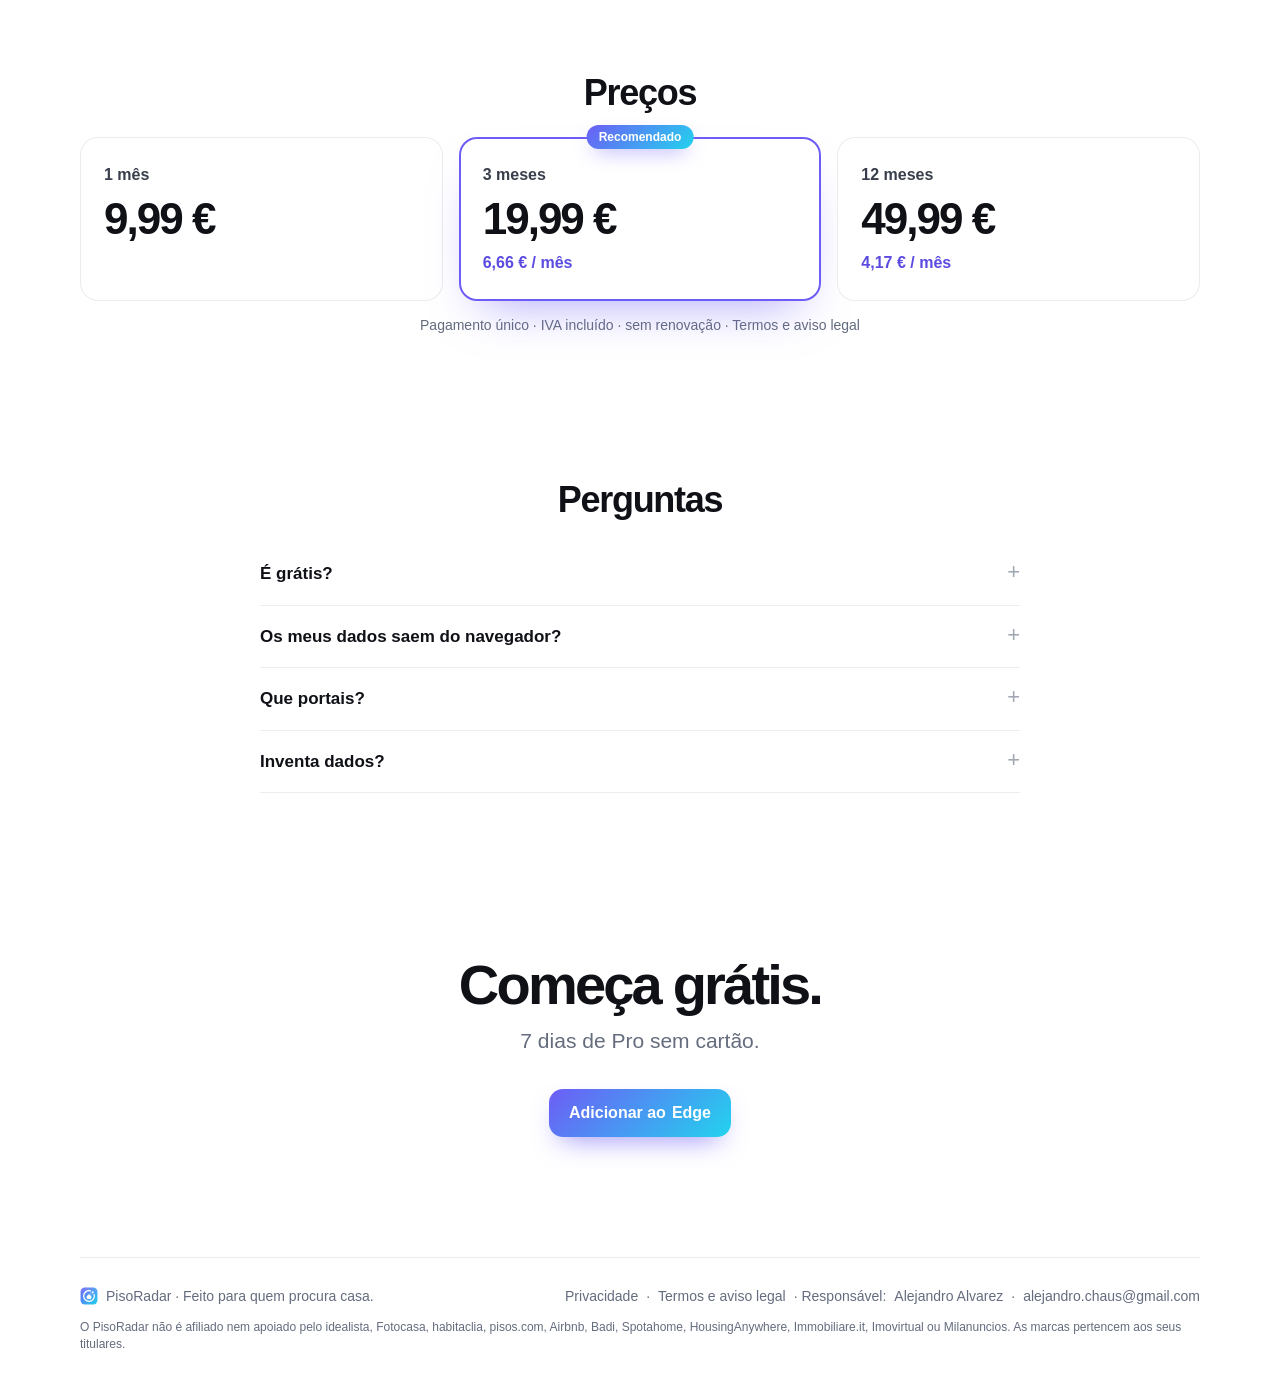
<file: pt/index.html>
<!DOCTYPE html>
<html lang="pt">
<head>
<meta charset="utf-8">
<meta name="viewport" content="width=device-width, initial-scale=1">
<title>PisoRadar — Compara casas e quartos do idealista, Imovirtual, Airbnb, Spotahome e mais 7 portais</title>
<meta name="description" content="Extensão para procurar casa (grátis até 15 casas guardadas): guarda anúncios de qualquer portal, compara-os numa tabela, assinala possíveis burlas e vê o custo real.">
<link rel="canonical" href="https://chausillo.github.io/pisoradar/pt/">
<link rel="alternate" hreflang="es" href="https://chausillo.github.io/pisoradar/">
<link rel="alternate" hreflang="en" href="https://chausillo.github.io/pisoradar/en/">
<link rel="alternate" hreflang="pt" href="https://chausillo.github.io/pisoradar/pt/">
<link rel="alternate" hreflang="it" href="https://chausillo.github.io/pisoradar/it/">
<link rel="alternate" hreflang="x-default" href="https://chausillo.github.io/pisoradar/">
<meta property="og:type" content="website">
<meta property="og:site_name" content="PisoRadar">
<meta property="og:title" content="PisoRadar — Compara casas e quartos do idealista, Imovirtual, Airbnb, Spotahome e mais 7 portais">
<meta property="og:description" content="Extensão para procurar casa (grátis até 15 casas guardadas): guarda anúncios de qualquer portal, compara-os numa tabela, assinala possíveis burlas e vê o custo real.">
<meta property="og:url" content="https://chausillo.github.io/pisoradar/pt/">
<meta property="og:image" content="https://chausillo.github.io/pisoradar/img/og.png">
<meta property="og:locale" content="pt_PT">
<meta property="og:locale:alternate" content="es_ES">
<meta property="og:locale:alternate" content="en_GB">
<meta property="og:locale:alternate" content="it_IT">
<meta name="twitter:card" content="summary_large_image">
<meta name="theme-color" content="#6D5DF6">
<link rel="icon" type="image/png" href="../img/favicon-32.png">
<link rel="stylesheet" href="../style.css">
<script type="application/ld+json">{"@context":"https://schema.org","@type":"SoftwareApplication","name":"PisoRadar","applicationCategory":"BrowserApplication","operatingSystem":"Chrome, Microsoft Edge, Firefox","description":"Extensão para procurar casa (grátis até 15 casas guardadas): guarda anúncios de qualquer portal, compara-os numa tabela, assinala possíveis burlas e vê o custo real.","url":"https://chausillo.github.io/pisoradar/pt/","image":"https://chausillo.github.io/pisoradar/img/og.png","inLanguage":"pt","offers":[{"@type":"Offer","price":"0","priceCurrency":"EUR","name":"Free"},{"@type":"Offer","price":"9.99","priceCurrency":"EUR","name":"Pro 1 mês"},{"@type":"Offer","price":"19.99","priceCurrency":"EUR","name":"Pro 3 meses"},{"@type":"Offer","price":"49.99","priceCurrency":"EUR","name":"Pro 12 meses"}]}</script>
</head>
<body>
<header class="nav wrap">
  <a class="brand" href="./"><img src="../img/logo.svg" width="30" height="30" alt="">PisoRadar</a>
  <nav class="langs" aria-label="Language"><a href="../" hreflang="es">ES</a><a href="../en/" hreflang="en">EN</a><a href="../pt/" aria-current="page" hreflang="pt">PT</a><a href="../it/" hreflang="it">IT</a></nav>
</header>
<main>
<section class="hero wrap">
  <h1>Procura casa com <em>radar</em>.</h1>
  <p class="sub">Guarda, compara e decide. Tudo num só sítio.</p>
  <div class="stores"><a class="store store-edge" data-store="edge" href="https://microsoftedge.microsoft.com/addons/detail/faodnlojnknncdpicndgdkpddcffmjge" rel="noopener">Adicionar ao <b>Edge</b></a><a class="store store-chrome" data-store="chrome" href="#" rel="noopener" hidden>Adicionar ao <b>Chrome</b></a><a class="store store-firefox" data-store="firefox" href="#" rel="noopener" hidden>Adicionar ao <b>Firefox</b></a></div>
  <p class="free">Grátis: até 15 casas guardadas · 7 dias de Pro sem cartão</p>
  <figure class="shot hero-shot"><picture><source srcset="../img/table-dark.webp" media="(prefers-color-scheme: dark)"><img src="../img/table.webp" width="1280" height="800" alt="Tabela comparativa de casas"></picture></figure>
  <p class="works">Funciona em</p>
  <div class="portals"><span class="pp"><span class="p" style="background:#D9EE3B;color:#1D2410">i</span>idealista</span><span class="pp"><span class="p" style="background:#2E5BF0;color:#fff">f</span>Fotocasa</span><span class="pp"><span class="p" style="background:#F06A2B;color:#fff">h</span>habitaclia</span><span class="pp"><span class="p" style="background:#13A86B;color:#fff">p</span>pisos.com</span><span class="pp"><span class="p" style="background:#FF385C;color:#fff">a</span>Airbnb</span><span class="pp"><span class="p" style="background:#1BC5A0;color:#08291F">b</span>Badi</span><span class="pp"><span class="p" style="background:#F05A4B;color:#fff">s</span>Spotahome</span><span class="pp"><span class="p" style="background:#FF4F3A;color:#fff">ha</span>HousingAnywhere</span><span class="pp"><span class="p" style="background:#2F5DE0;color:#fff">im</span>Immobiliare.it</span><span class="pp"><span class="p" style="background:#00A383;color:#fff">iv</span>Imovirtual</span><span class="pp"><span class="p" style="background:#F26722;color:#fff">m</span>Milanuncios</span></div>
</section>
<section class="how wrap"><div><span class="ib"><svg width="22" height="22" viewBox="0 0 24 24" fill="none" stroke="currentColor" stroke-width="1.75" stroke-linecap="round" stroke-linejoin="round" aria-hidden="true"><path d="M19 14c1.49-1.46 3-3.21 3-5.5A5.5 5.5 0 0 0 16.5 3c-1.76 0-3 .5-4.5 2-1.5-1.5-2.74-2-4.5-2A5.5 5.5 0 0 0 2 8.5c0 2.3 1.5 4.05 3 5.5l7 7Z"/></svg></span><h2>Guarda</h2><p>Um clique em qualquer anúncio.</p></div><div><span class="ib"><svg width="22" height="22" viewBox="0 0 24 24" fill="none" stroke="currentColor" stroke-width="1.75" stroke-linecap="round" stroke-linejoin="round" aria-hidden="true"><rect x="3" y="3" width="18" height="18" rx="2"/><path d="M12 3v18"/></svg></span><h2>Compara</h2><p>Tudo numa tabela.</p></div><div><span class="ib"><svg width="22" height="22" viewBox="0 0 24 24" fill="none" stroke="currentColor" stroke-width="1.75" stroke-linecap="round" stroke-linejoin="round" aria-hidden="true"><path d="M20 13c0 5-3.5 7.5-7.66 8.95a1 1 0 0 1-.67-.01C7.5 20.5 4 18 4 13V6a1 1 0 0 1 1-1c2 0 4.5-1.2 6.24-2.72a1.17 1.17 0 0 1 1.52 0C14.51 3.81 17 5 19 5a1 1 0 0 1 1 1z"/><path d="m9 12 2 2 4-4"/></svg></span><h2>Decide</h2><p>Sabes qual te convém.</p></div></section>
<section class="row wrap"><div class="txt"><span class="kick"><svg width="13" height="13" viewBox="0 0 24 24" fill="none" stroke="currentColor" stroke-width="1.75" stroke-linecap="round" stroke-linejoin="round" aria-hidden="true"><rect x="4" y="11" width="16" height="10" rx="2"/><path d="M8 11V7a4 4 0 0 1 8 0v4"/></svg> Pro · Pesquisa inteligente</span><h2>Diz com as tuas palavras.</h2><p>«T2 em Lisboa até 1.000 € com varanda» e abrimos cada portal já filtrado.</p></div><figure class="shot"><img src="../img/search.webp" width="1600" height="1000" loading="lazy" alt="Pesquisa inteligente"></figure></section>
<section class="row wrap flip"><div class="txt"><span class="kick"><svg width="13" height="13" viewBox="0 0 24 24" fill="none" stroke="currentColor" stroke-width="1.75" stroke-linecap="round" stroke-linejoin="round" aria-hidden="true"><rect x="4" y="11" width="16" height="10" rx="2"/><path d="M8 11V7a4 4 0 0 1 8 0v4"/></svg> Pro · Comparar</span><h2>Diz-te qual escolher.</h2><p>A melhor opção, porque ganha e quanto pagas para entrar.</p></div><figure class="shot"><img src="../img/compare.webp" width="1600" height="1000" loading="lazy" alt="Comparar"></figure></section>
<section class="row wrap"><div class="txt"><span class="kick"><svg width="13" height="13" viewBox="0 0 24 24" fill="none" stroke="currentColor" stroke-width="1.75" stroke-linecap="round" stroke-linejoin="round" aria-hidden="true"><rect x="4" y="11" width="16" height="10" rx="2"/><path d="M8 11V7a4 4 0 0 1 8 0v4"/></svg> Pro · Alertas</span><h2>Sem burlas nem preços inflacionados.</h2><p>Sinais de alerta com a frase exata e se o preço é justo para a zona.</p></div><figure class="shot"><img src="../img/insights.webp" width="1600" height="1000" loading="lazy" alt="Alertas"></figure></section>
<section class="more wrap"><span>E ainda</span><b>Mapa</b><b>Calculadora</b><b>Assistente</b><b>Ranking</b><b>Visitas</b><b>Dossier</b></section>
<section class="pricing wrap" id="pricing">
  <h2 class="eyebrow">Preços</h2>
  <div class="plans"><div class="plan"><span class="nm">1 mês</span><div class="pr"><b>9,99 €</b></div><span class="pm"></span></div><div class="plan featured"><span class="ribbon">Recomendado</span><span class="nm">3 meses</span><div class="pr"><b>19,99 €</b></div><span class="pm">6,66 € / mês</span></div><div class="plan"><span class="nm">12 meses</span><div class="pr"><b>49,99 €</b></div><span class="pm">4,17 € / mês</span></div></div>
  <p class="free">Pagamento único · IVA incluído · sem renovação · <a href="../terminos.html">Termos e aviso legal</a></p>
</section>
<section class="faq wrap">
  <h2 class="eyebrow">Perguntas</h2>
  <details><summary>É grátis?</summary><p>Sim. Guardar até 15 casas, comparar e exportar é grátis para sempre. O Pro desbloqueia tudo.</p></details>
  <details><summary>Os meus dados saem do navegador?</summary><p>Não. Sem contas nem rastreio: tudo fica no teu navegador.</p></details>
  <details><summary>Que portais?</summary><p>idealista, Fotocasa, habitaclia, pisos.com, Airbnb, Badi, Spotahome, HousingAnywhere, Immobiliare.it, Imovirtual e Milanuncios.</p></details>
  <details><summary>Inventa dados?</summary><p>Nunca. Só usa o que o anúncio diz; leis e impostos com a fonte oficial.</p></details>
</section>
<section class="final wrap"><h2>Começa grátis.</h2><p class="sub">7 dias de Pro sem cartão.</p><div class="stores"><a class="store store-edge" data-store="edge" href="https://microsoftedge.microsoft.com/addons/detail/faodnlojnknncdpicndgdkpddcffmjge" rel="noopener">Adicionar ao <b>Edge</b></a><a class="store store-chrome" data-store="chrome" href="#" rel="noopener" hidden>Adicionar ao <b>Chrome</b></a><a class="store store-firefox" data-store="firefox" href="#" rel="noopener" hidden>Adicionar ao <b>Firefox</b></a></div></section>
</main>
<footer class="wrap foot"><span><img src="../img/logo.svg" width="18" height="18" alt=""> PisoRadar · Feito para quem procura casa.</span><span class="foot-links"><a href="../privacidad.html">Privacidade</a> · <a href="../terminos.html">Termos e aviso legal</a> · Responsável: <span data-owner>Alejandro Alvarez</span> · <a data-mail href="mailto:alejandro.chaus@gmail.com">alejandro.chaus@gmail.com</a></span><small class="noaff">O PisoRadar não é afiliado nem apoiado pelo idealista, Fotocasa, habitaclia, pisos.com, Airbnb, Badi, Spotahome, HousingAnywhere, Immobiliare.it, Imovirtual ou Milanuncios. As marcas pertencem aos seus titulares.</small></footer>
<script>
fetch('../site.config.json', { cache: 'no-store' }).then((r) => r.json()).then((c) => {
  if (c.ownerName) document.querySelectorAll('[data-owner]').forEach((e) => { e.textContent = c.ownerName; });
  if (/^[^\s@'"<>]+@[^\s@'"<>]+\.[a-z]{2,}$/i.test(c.contactEmail || '')) document.querySelectorAll('a[data-mail]').forEach((a) => { a.href = 'mailto:' + c.contactEmail; a.textContent = c.contactEmail; });
  document.querySelectorAll('a[data-store]').forEach((a) => {
    const u = (c.stores || {})[a.dataset.store];
    const ok = u && u.indexOf('https://') === 0 && !/PEGA_AQUI|_ITEM_ID/.test(u);
    if (ok) a.href = u;
    a.hidden = !ok;
  });
}).catch(() => {});
</script>
</body>
</html>
</file>
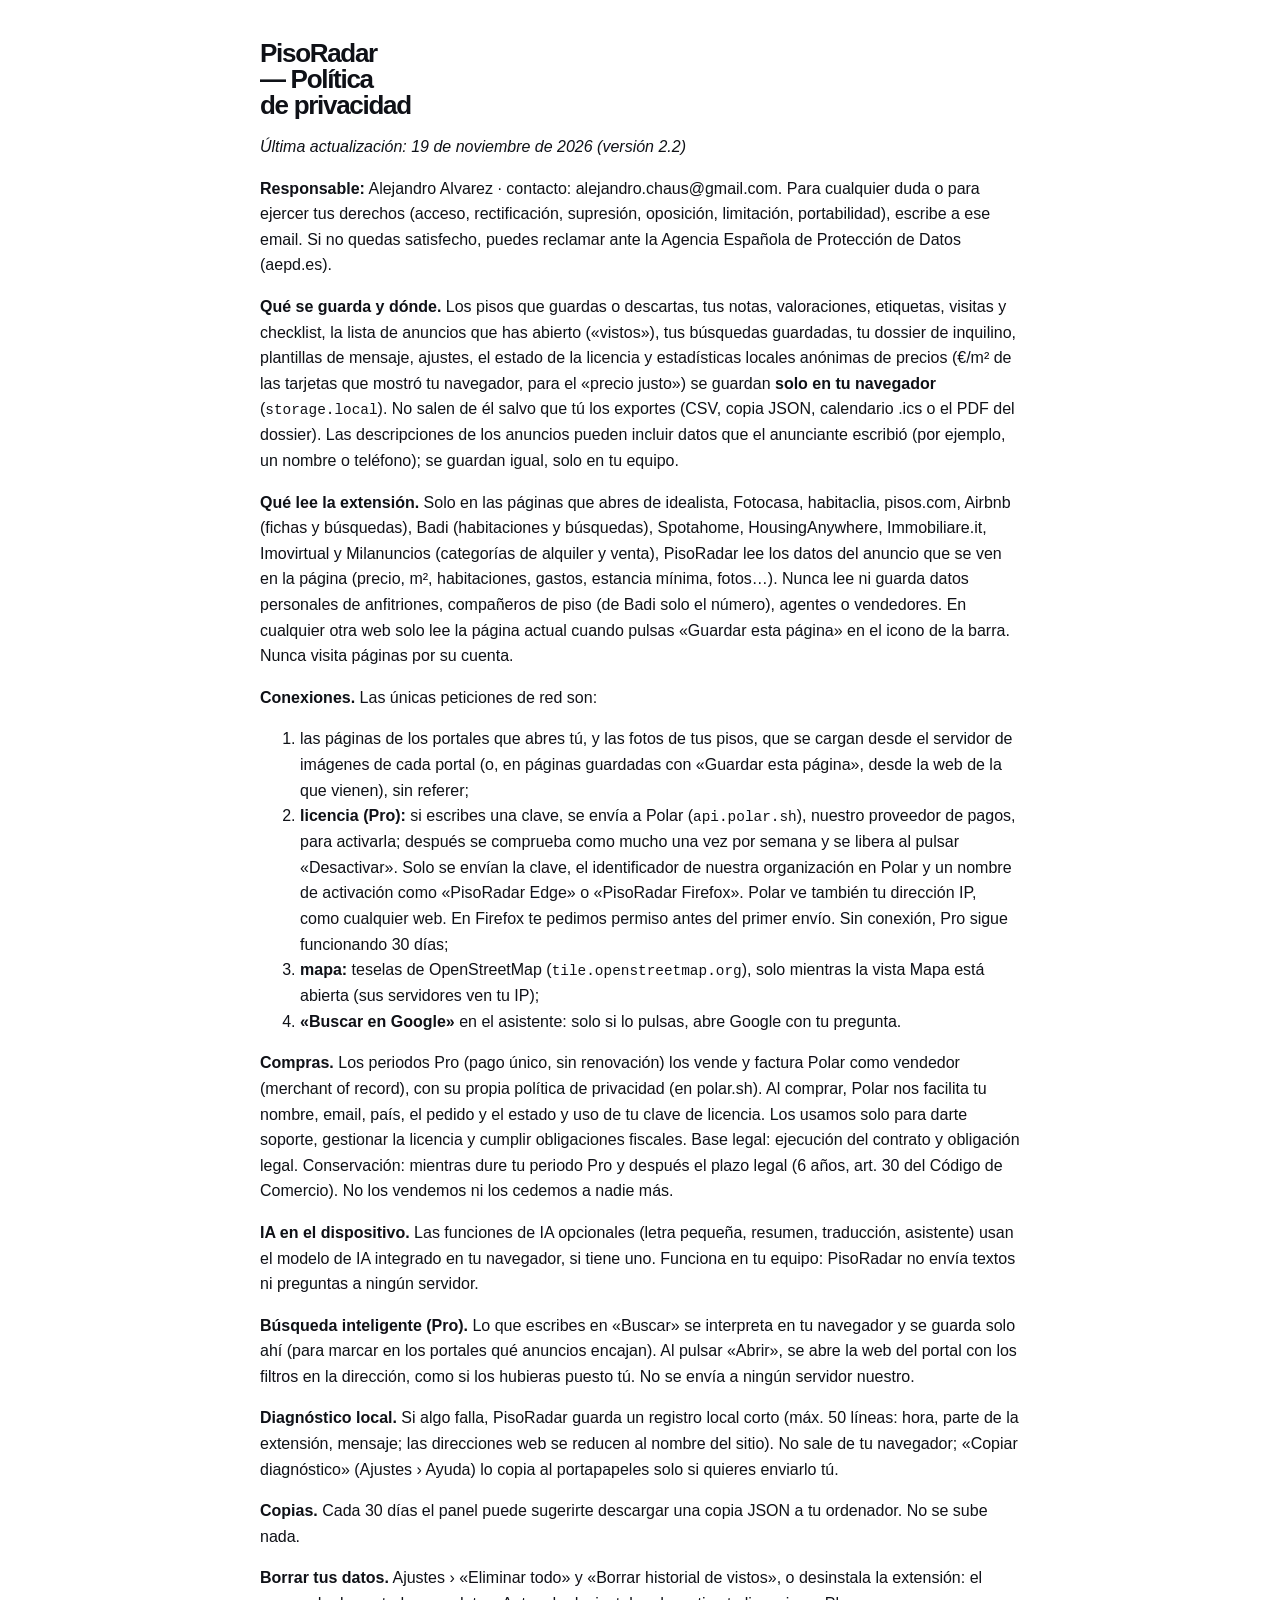
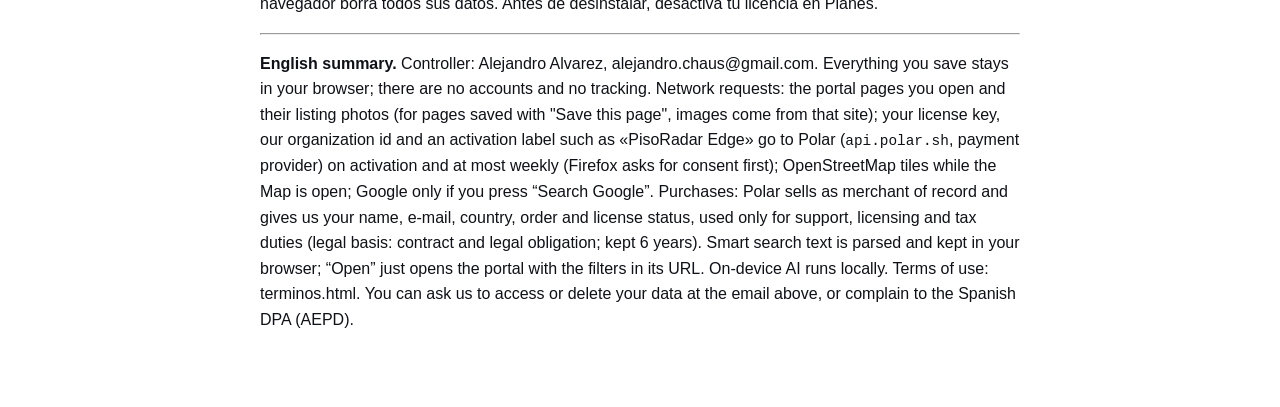
<file: privacidad.html>
<!DOCTYPE html>
<html lang="es"><head><meta charset="utf-8"><meta name="viewport" content="width=device-width, initial-scale=1"><title>PisoRadar — Privacidad</title>
<link rel="icon" type="image/png" href="img/favicon-32.png"><link rel="stylesheet" href="style.css"></head>
<body><main class="wrap legal"><h1>PisoRadar — Política de privacidad</h1>
<p><i>Última actualización: 19 de noviembre de 2026 (versión 2.2)</i></p>
<p><b>Responsable:</b> <span data-owner>Alejandro Alvarez</span> · contacto: <a data-mail href="mailto:alejandro.chaus@gmail.com">alejandro.chaus@gmail.com</a>. Para cualquier duda o para ejercer tus derechos (acceso, rectificación, supresión, oposición, limitación, portabilidad), escribe a ese email. Si no quedas satisfecho, puedes reclamar ante la Agencia Española de Protección de Datos (aepd.es).</p>
<p><b>Qué se guarda y dónde.</b> Los pisos que guardas o descartas, tus notas, valoraciones, etiquetas, visitas y checklist, la lista de anuncios que has abierto («vistos»), tus búsquedas guardadas, tu dossier de inquilino, plantillas de mensaje, ajustes, el estado de la licencia y estadísticas locales anónimas de precios (€/m² de las tarjetas que mostró tu navegador, para el «precio justo») se guardan <b>solo en tu navegador</b> (<code>storage.local</code>). No salen de él salvo que tú los exportes (CSV, copia JSON, calendario .ics o el PDF del dossier). Las descripciones de los anuncios pueden incluir datos que el anunciante escribió (por ejemplo, un nombre o teléfono); se guardan igual, solo en tu equipo.</p>
<p><b>Qué lee la extensión.</b> Solo en las páginas que abres de idealista, Fotocasa, habitaclia, pisos.com, Airbnb (fichas y búsquedas), Badi (habitaciones y búsquedas), Spotahome, HousingAnywhere, Immobiliare.it, Imovirtual y Milanuncios (categorías de alquiler y venta), PisoRadar lee los datos del anuncio que se ven en la página (precio, m², habitaciones, gastos, estancia mínima, fotos…). Nunca lee ni guarda datos personales de anfitriones, compañeros de piso (de Badi solo el número), agentes o vendedores. En cualquier otra web solo lee la página actual cuando pulsas «Guardar esta página» en el icono de la barra. Nunca visita páginas por su cuenta.</p>
<p><b>Conexiones.</b> Las únicas peticiones de red son:</p><ol><li>las páginas de los portales que abres tú, y las fotos de tus pisos, que se cargan desde el servidor de imágenes de cada portal (o, en páginas guardadas con «Guardar esta página», desde la web de la que vienen), sin referer;</li><li><b>licencia (Pro):</b> si escribes una clave, se envía a Polar (<code>api.polar.sh</code>), nuestro proveedor de pagos, para activarla; después se comprueba como mucho una vez por semana y se libera al pulsar «Desactivar». Solo se envían la clave, el identificador de nuestra organización en Polar y un nombre de activación como «PisoRadar Edge» o «PisoRadar Firefox». Polar ve también tu dirección IP, como cualquier web. En Firefox te pedimos permiso antes del primer envío. Sin conexión, Pro sigue funcionando 30 días;</li><li><b>mapa:</b> teselas de OpenStreetMap (<code>tile.openstreetmap.org</code>), solo mientras la vista Mapa está abierta (sus servidores ven tu IP);</li><li><b>«Buscar en Google»</b> en el asistente: solo si lo pulsas, abre Google con tu pregunta.</li></ol>
<p><b>Compras.</b> Los periodos Pro (pago único, sin renovación) los vende y factura Polar como vendedor (merchant of record), con su propia política de privacidad (en polar.sh). Al comprar, Polar nos facilita tu nombre, email, país, el pedido y el estado y uso de tu clave de licencia. Los usamos solo para darte soporte, gestionar la licencia y cumplir obligaciones fiscales. Base legal: ejecución del contrato y obligación legal. Conservación: mientras dure tu periodo Pro y después el plazo legal (6 años, art. 30 del Código de Comercio). No los vendemos ni los cedemos a nadie más.</p>
<p><b>IA en el dispositivo.</b> Las funciones de IA opcionales (letra pequeña, resumen, traducción, asistente) usan el modelo de IA integrado en tu navegador, si tiene uno. Funciona en tu equipo: PisoRadar no envía textos ni preguntas a ningún servidor.</p>
<p><b>Búsqueda inteligente (Pro).</b> Lo que escribes en «Buscar» se interpreta en tu navegador y se guarda solo ahí (para marcar en los portales qué anuncios encajan). Al pulsar «Abrir», se abre la web del portal con los filtros en la dirección, como si los hubieras puesto tú. No se envía a ningún servidor nuestro.</p>
<p><b>Diagnóstico local.</b> Si algo falla, PisoRadar guarda un registro local corto (máx. 50 líneas: hora, parte de la extensión, mensaje; las direcciones web se reducen al nombre del sitio). No sale de tu navegador; «Copiar diagnóstico» (Ajustes › Ayuda) lo copia al portapapeles solo si quieres enviarlo tú.</p>
<p><b>Copias.</b> Cada 30 días el panel puede sugerirte descargar una copia JSON a tu ordenador. No se sube nada.</p>
<p><b>Borrar tus datos.</b> Ajustes › «Eliminar todo» y «Borrar historial de vistos», o desinstala la extensión: el navegador borra todos sus datos. Antes de desinstalar, desactiva tu licencia en Planes.</p>
<hr>
<p><b>English summary.</b> Controller: <span data-owner>Alejandro Alvarez</span>, <a data-mail href="mailto:alejandro.chaus@gmail.com">alejandro.chaus@gmail.com</a>. Everything you save stays in your browser; there are no accounts and no tracking. Network requests: the portal pages you open and their listing photos (for pages saved with &quot;Save this page&quot;, images come from that site); your license key, our organization id and an activation label such as «PisoRadar Edge» go to Polar (<code>api.polar.sh</code>, payment provider) on activation and at most weekly (Firefox asks for consent first); OpenStreetMap tiles while the Map is open; Google only if you press “Search Google”. Purchases: Polar sells as merchant of record and gives us your name, e-mail, country, order and license status, used only for support, licensing and tax duties (legal basis: contract and legal obligation; kept 6 years). Smart search text is parsed and kept in your browser; “Open” just opens the portal with the filters in its URL. On-device AI runs locally. Terms of use: terminos.html. You can ask us to access or delete your data at the email above, or complain to the Spanish DPA (AEPD).</p></main>
<script>
fetch('site.config.json', { cache: 'no-store' }).then((r) => r.json()).then((c) => {
  if (c.ownerName) document.querySelectorAll('[data-owner]').forEach((e) => { e.textContent = c.ownerName; });
  if (/^[^\s@'"<>]+@[^\s@'"<>]+\.[a-z]{2,}$/i.test(c.contactEmail || '')) document.querySelectorAll('a[data-mail]').forEach((a) => { a.href = 'mailto:' + c.contactEmail; a.textContent = c.contactEmail; });
}).catch(() => {});
</script>
</body></html>
</file>
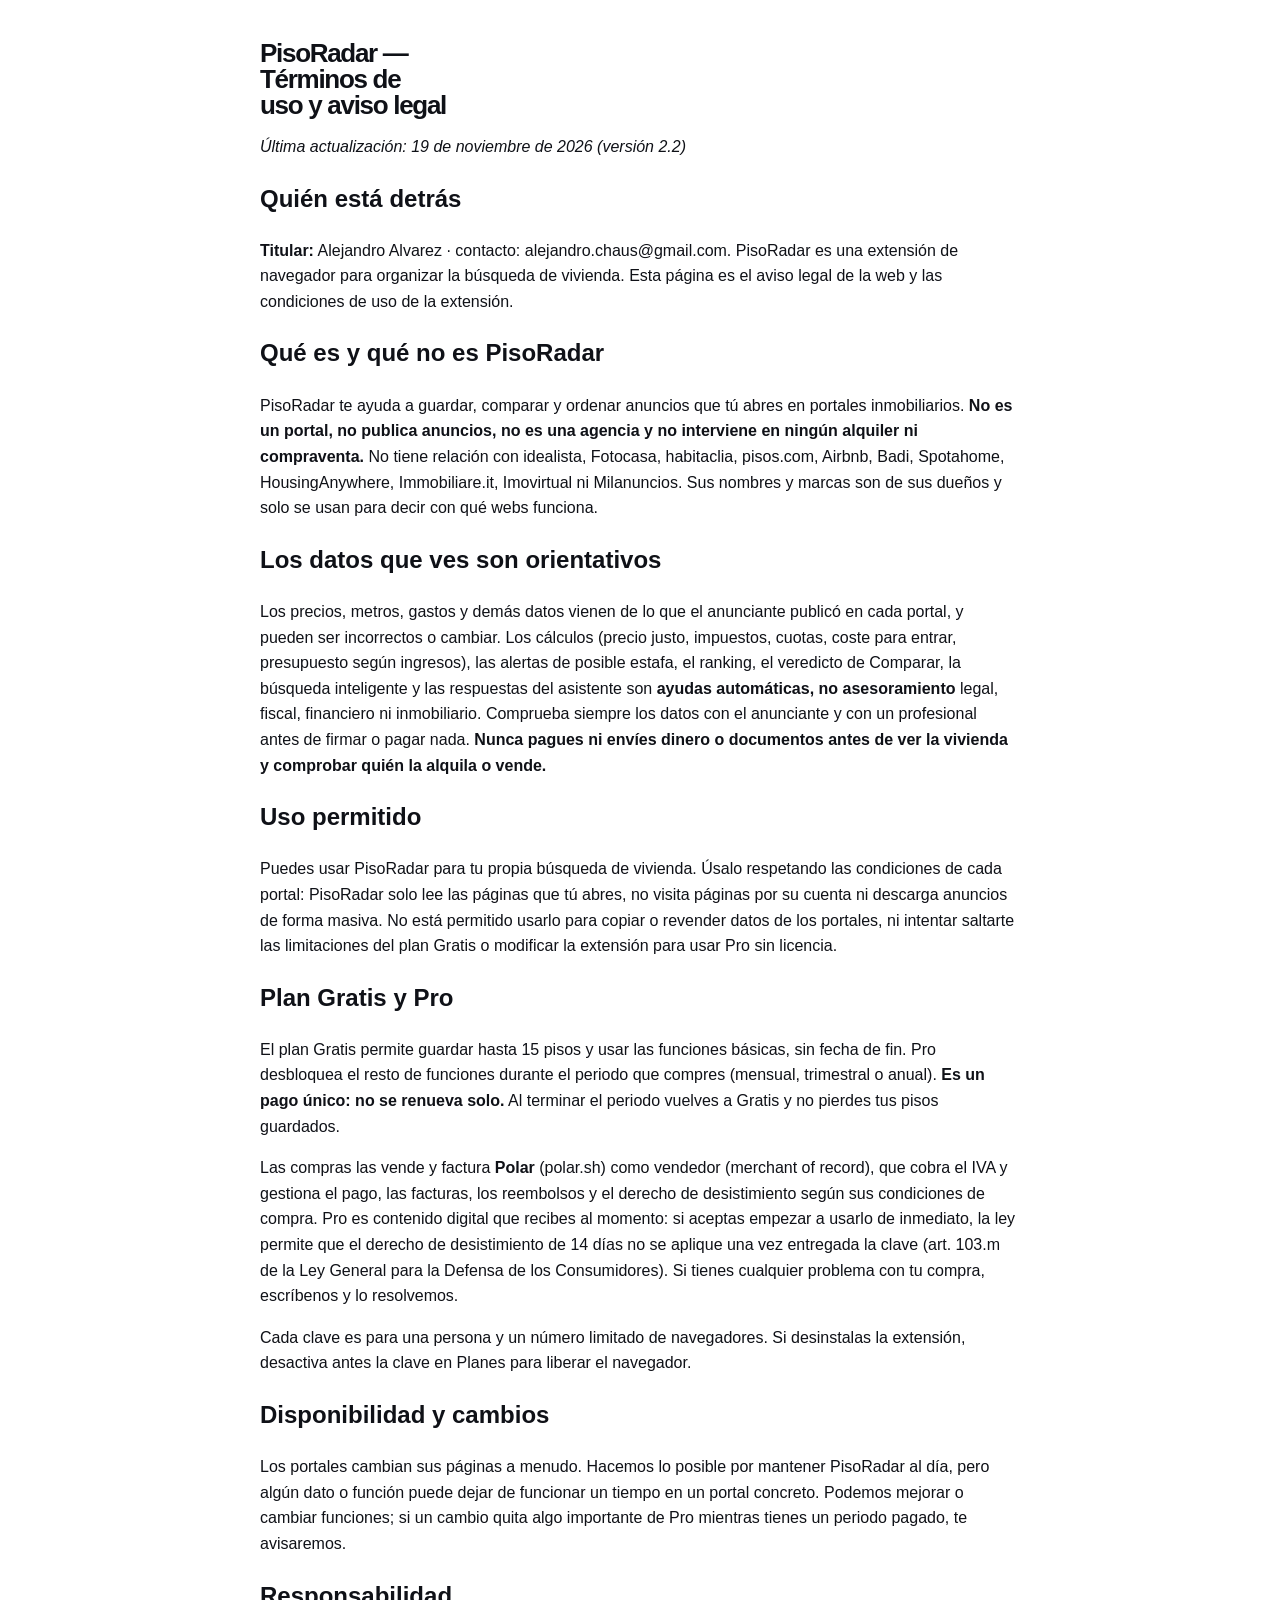
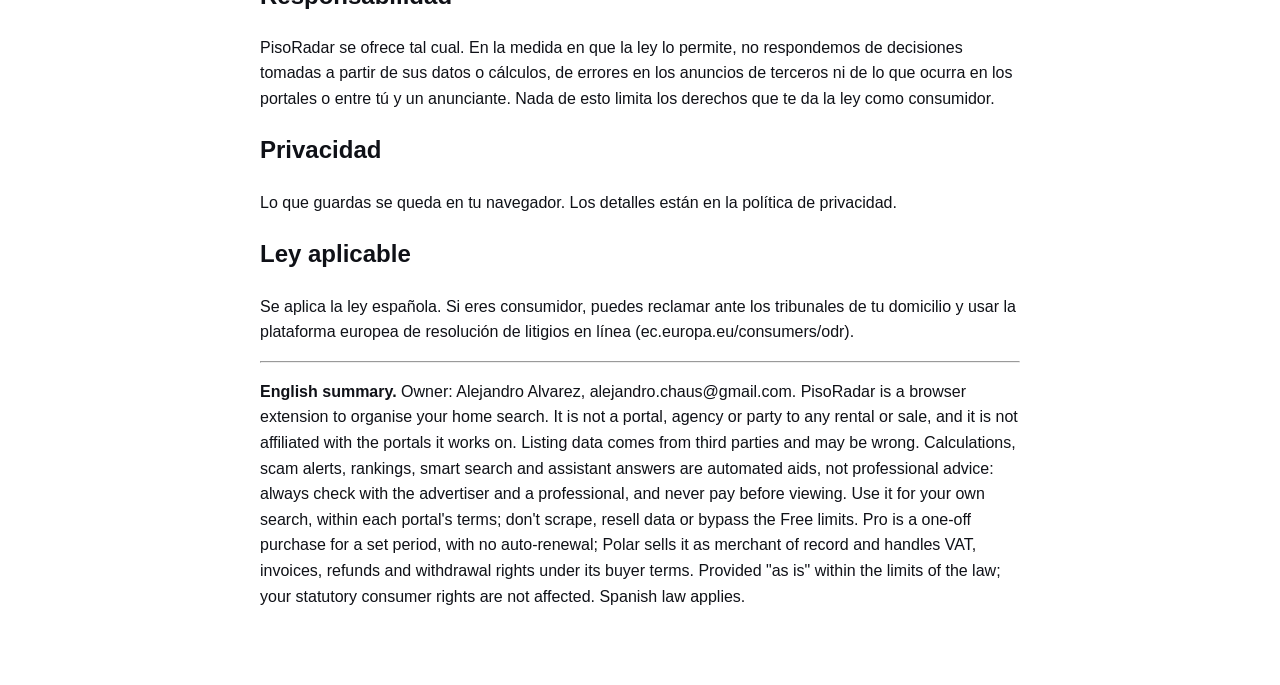
<file: terminos.html>
<!DOCTYPE html>
<html lang="es"><head><meta charset="utf-8"><meta name="viewport" content="width=device-width, initial-scale=1"><title>PisoRadar — Términos de uso y aviso legal</title>
<link rel="icon" type="image/png" href="img/favicon-32.png"><link rel="stylesheet" href="style.css"></head>
<body><main class="wrap legal"><h1>PisoRadar — Términos de uso y aviso legal</h1>
<p><i>Última actualización: 19 de noviembre de 2026 (versión 2.2)</i></p>
<h2>Quién está detrás</h2>
<p><b>Titular:</b> <span data-owner>Alejandro Alvarez</span> · contacto: <a data-mail href="mailto:alejandro.chaus@gmail.com">alejandro.chaus@gmail.com</a>. PisoRadar es una extensión de navegador para organizar la búsqueda de vivienda. Esta página es el aviso legal de la web y las condiciones de uso de la extensión.</p>
<h2>Qué es y qué no es PisoRadar</h2>
<p>PisoRadar te ayuda a guardar, comparar y ordenar anuncios que tú abres en portales inmobiliarios. <b>No es un portal, no publica anuncios, no es una agencia y no interviene en ningún alquiler ni compraventa.</b> No tiene relación con idealista, Fotocasa, habitaclia, pisos.com, Airbnb, Badi, Spotahome, HousingAnywhere, Immobiliare.it, Imovirtual ni Milanuncios. Sus nombres y marcas son de sus dueños y solo se usan para decir con qué webs funciona.</p>
<h2>Los datos que ves son orientativos</h2>
<p>Los precios, metros, gastos y demás datos vienen de lo que el anunciante publicó en cada portal, y pueden ser incorrectos o cambiar. Los cálculos (precio justo, impuestos, cuotas, coste para entrar, presupuesto según ingresos), las alertas de posible estafa, el ranking, el veredicto de Comparar, la búsqueda inteligente y las respuestas del asistente son <b>ayudas automáticas, no asesoramiento</b> legal, fiscal, financiero ni inmobiliario. Comprueba siempre los datos con el anunciante y con un profesional antes de firmar o pagar nada. <b>Nunca pagues ni envíes dinero o documentos antes de ver la vivienda y comprobar quién la alquila o vende.</b></p>
<h2>Uso permitido</h2>
<p>Puedes usar PisoRadar para tu propia búsqueda de vivienda. Úsalo respetando las condiciones de cada portal: PisoRadar solo lee las páginas que tú abres, no visita páginas por su cuenta ni descarga anuncios de forma masiva. No está permitido usarlo para copiar o revender datos de los portales, ni intentar saltarte las limitaciones del plan Gratis o modificar la extensión para usar Pro sin licencia.</p>
<h2>Plan Gratis y Pro</h2>
<p>El plan Gratis permite guardar hasta 15 pisos y usar las funciones básicas, sin fecha de fin. Pro desbloquea el resto de funciones durante el periodo que compres (mensual, trimestral o anual). <b>Es un pago único: no se renueva solo.</b> Al terminar el periodo vuelves a Gratis y no pierdes tus pisos guardados.</p>
<p>Las compras las vende y factura <b>Polar</b> (polar.sh) como vendedor (merchant of record), que cobra el IVA y gestiona el pago, las facturas, los reembolsos y el derecho de desistimiento según sus <a href="https://polar.sh/legal/checkout-buyer-terms" rel="noopener">condiciones de compra</a>. Pro es contenido digital que recibes al momento: si aceptas empezar a usarlo de inmediato, la ley permite que el derecho de desistimiento de 14 días no se aplique una vez entregada la clave (art. 103.m de la Ley General para la Defensa de los Consumidores). Si tienes cualquier problema con tu compra, escríbenos y lo resolvemos.</p>
<p>Cada clave es para una persona y un número limitado de navegadores. Si desinstalas la extensión, desactiva antes la clave en Planes para liberar el navegador.</p>
<h2>Disponibilidad y cambios</h2>
<p>Los portales cambian sus páginas a menudo. Hacemos lo posible por mantener PisoRadar al día, pero algún dato o función puede dejar de funcionar un tiempo en un portal concreto. Podemos mejorar o cambiar funciones; si un cambio quita algo importante de Pro mientras tienes un periodo pagado, te avisaremos.</p>
<h2>Responsabilidad</h2>
<p>PisoRadar se ofrece tal cual. En la medida en que la ley lo permite, no respondemos de decisiones tomadas a partir de sus datos o cálculos, de errores en los anuncios de terceros ni de lo que ocurra en los portales o entre tú y un anunciante. Nada de esto limita los derechos que te da la ley como consumidor.</p>
<h2>Privacidad</h2>
<p>Lo que guardas se queda en tu navegador. Los detalles están en la <a href="https://chausillo.github.io/pisoradar/privacidad.html" rel="noopener">política de privacidad</a>.</p>
<h2>Ley aplicable</h2>
<p>Se aplica la ley española. Si eres consumidor, puedes reclamar ante los tribunales de tu domicilio y usar la plataforma europea de resolución de litigios en línea (ec.europa.eu/consumers/odr).</p>
<hr>
<p><b>English summary.</b> Owner: <span data-owner>Alejandro Alvarez</span>, <a data-mail href="mailto:alejandro.chaus@gmail.com">alejandro.chaus@gmail.com</a>. PisoRadar is a browser extension to organise your home search. It is not a portal, agency or party to any rental or sale, and it is not affiliated with the portals it works on. Listing data comes from third parties and may be wrong. Calculations, scam alerts, rankings, smart search and assistant answers are automated aids, not professional advice: always check with the advertiser and a professional, and never pay before viewing. Use it for your own search, within each portal's terms; don't scrape, resell data or bypass the Free limits. Pro is a one-off purchase for a set period, with no auto-renewal; Polar sells it as merchant of record and handles VAT, invoices, refunds and withdrawal rights under its buyer terms. Provided &quot;as is&quot; within the limits of the law; your statutory consumer rights are not affected. Spanish law applies.</p></main>
<script>
fetch('site.config.json', { cache: 'no-store' }).then((r) => r.json()).then((c) => {
  if (c.ownerName) document.querySelectorAll('[data-owner]').forEach((e) => { e.textContent = c.ownerName; });
  if (/^[^\s@'"<>]+@[^\s@'"<>]+\.[a-z]{2,}$/i.test(c.contactEmail || '')) document.querySelectorAll('a[data-mail]').forEach((a) => { a.href = 'mailto:' + c.contactEmail; a.textContent = c.contactEmail; });
}).catch(() => {});
</script>
</body></html>
</file>
<file: style.css>
/* PisoRadar landing — one file, no external fonts or scripts */
:root {
  color-scheme: light dark;
  --bg: #fff; --surface: #F6F7F9; --card: #fff; --text: #0F1117; --text-2: #383E4B; --muted: #646C7E; --faint: #A1A7B3;
  --line: rgba(17, 19, 24, .08); --accent: #6D5DF6; --accent-ink: #5B4BE0; --accent-soft: rgba(109, 93, 246, .1);
  --grad: linear-gradient(135deg, #6D5DF6 0%, #22D3EE 100%);
  --shadow: 0 1px 2px rgba(16, 18, 27, .04), 0 24px 60px -24px rgba(16, 18, 27, .25);
  --font: ui-sans-serif, -apple-system, BlinkMacSystemFont, "Segoe UI Variable Text", "Segoe UI", Roboto, Inter, "Helvetica Neue", Arial, sans-serif;
  --display: ui-sans-serif, -apple-system, BlinkMacSystemFont, "SF Pro Display", "Segoe UI Variable Display", "Segoe UI", "Inter Display", Inter, Roboto, sans-serif;
}
@media (prefers-color-scheme: dark) {
  :root { --bg: #0B0D12; --surface: #12151C; --card: #12151C; --text: #E8EAED; --text-2: #C4C9D2; --muted: #8A93A6; --faint: #5D6578;
    --line: rgba(255, 255, 255, .08); --accent-ink: #A498FF; --accent-soft: rgba(124, 108, 255, .14); --shadow: 0 24px 60px -24px rgba(0, 0, 0, .8); }
}
* { box-sizing: border-box; }
html { scroll-behavior: smooth; overflow-x: clip; }
body { margin: 0; overflow-x: clip; background: var(--bg); color: var(--text); font: 16px/1.5 var(--font); -webkit-font-smoothing: antialiased; }
a { color: inherit; text-decoration: none; }
img { display: block; max-width: 100%; height: auto; }
.wrap { width: min(1120px, calc(100% - 40px)); margin: 0 auto; }
.nav { display: flex; align-items: center; justify-content: space-between; height: 72px; }
.brand { display: flex; align-items: center; gap: 10px; font-weight: 700; letter-spacing: -.02em; font-size: 18px; }
.brand img { border-radius: 8px; }
.langs { display: flex; gap: 4px; }
.langs a { padding: 6px 9px; border-radius: 8px; font-size: 13px; font-weight: 600; color: var(--muted); }
.langs a:hover { background: var(--surface); color: var(--text); }
.langs a[aria-current="page"] { color: var(--accent-ink); background: var(--accent-soft); }
.hero { position: relative; isolation: isolate; text-align: center; padding: 64px 0 24px; overflow-x: clip; overflow-clip-margin: 0; }
.hero::before {
  content: ""; position: absolute; z-index: -1; left: 50%; top: -260px; width: 1200px; height: 1200px; transform: translateX(-50%); border-radius: 50%;
  background: repeating-radial-gradient(circle, transparent 0 87px, rgba(109, 93, 246, .10) 87px 88px), radial-gradient(circle, rgba(109, 93, 246, .10), transparent 45%);
  -webkit-mask: radial-gradient(circle, #000 18%, transparent 52%); mask: radial-gradient(circle, #000 18%, transparent 52%);
}
h1 { margin: 0 auto; max-width: 13ch; font: 800 clamp(42px, 7.4vw, 82px)/1 var(--display); letter-spacing: -.05em; text-wrap: balance; }
h1 em { font-style: normal; background: var(--grad); -webkit-background-clip: text; background-clip: text; color: transparent; }
.sub { margin: 20px auto 0; max-width: 34ch; font-size: clamp(17px, 2.2vw, 21px); color: var(--muted); }
.stores { display: flex; flex-wrap: wrap; justify-content: center; gap: 10px; margin-top: 32px; }
[hidden] { display: none !important; }
.store { display: inline-flex; align-items: center; gap: 6px; height: 48px; padding: 0 20px; border-radius: 14px; font-weight: 550; box-shadow: inset 0 0 0 1px var(--line), 0 1px 2px rgba(0, 0, 0, .05); background: var(--card); transition: transform .15s, box-shadow .15s; }
.store:hover { transform: translateY(-1px); box-shadow: inset 0 0 0 1px var(--accent), 0 8px 20px -10px rgba(109, 93, 246, .5); }
.store-chrome { background: var(--grad); color: #fff; box-shadow: 0 12px 28px -12px rgba(109, 93, 246, .8); }
.store b { font-weight: 750; }
.free { margin: 14px 0 0; color: var(--muted); font-size: 14px; text-align: center; }
.portals { display: flex; flex-wrap: wrap; justify-content: center; align-items: center; gap: 8px 6px; margin-top: 28px; color: var(--muted); font-weight: 600; font-size: 14px; }
.portals { max-width: 760px; margin-left: auto; margin-right: auto; gap: 10px 18px; }
.pp { display: inline-flex; align-items: center; gap: 7px; white-space: nowrap; }
.p { display: inline-grid; place-items: center; min-width: 22px; height: 22px; padding: 0 4px; border-radius: 6px; font-size: 11px; font-weight: 800; letter-spacing: -.02em; }
.p-i { background: #D9EE3B; color: #1D2410; } .p-f { background: #2E5BF0; color: #fff; } .p-h { background: #F06A2B; color: #fff; } .p-p { background: #13A86B; color: #fff; }
.shot { margin: 0; border-radius: 16px; overflow: hidden; box-shadow: 0 0 0 1px var(--line), var(--shadow); background: var(--card); }
.hero-shot { margin-top: 48px; border-radius: 18px; }
.trio { display: grid; grid-template-columns: repeat(3, 1fr); gap: 16px; padding: 72px 0 24px; }
.tile { position: relative; padding: 24px; border-radius: 18px; background: var(--surface); }
.tile .n { position: absolute; right: 20px; top: 18px; color: var(--faint); font-weight: 700; font-variant-numeric: tabular-nums; }
.ib { width: 44px; height: 44px; border-radius: 13px; display: grid; place-items: center; background: var(--accent-soft); color: var(--accent-ink); flex: none; }
.tile h2 { margin: 16px 0 4px; font: 750 21px/1.2 var(--display); letter-spacing: -.025em; }
.tile p { margin: 0; color: var(--muted); }
.eyebrow { display: flex; align-items: center; gap: 10px; margin: 0 0 24px; font: 780 clamp(26px, 3.2vw, 36px)/1.1 var(--display); letter-spacing: -.035em; color: var(--text); }
.eyebrow svg { color: var(--accent-ink); }
.pro { padding: 64px 0 24px; }
.feats { display: grid; grid-template-columns: repeat(4, 1fr); gap: 12px; }
.feat { display: flex; gap: 12px; align-items: center; padding: 14px; border-radius: 14px; box-shadow: inset 0 0 0 1px var(--line); }
.feat .ib { width: 38px; height: 38px; border-radius: 11px; }
.feat b { display: block; font-size: 15px; letter-spacing: -.01em; }
.feat span { color: var(--muted); font-size: 13.5px; }
.gallery { display: grid; grid-template-columns: repeat(2, 1fr); gap: 18px; margin-top: 32px; }
.pricing { padding: 72px 0 24px; }
.plans { display: grid; grid-template-columns: repeat(3, 1fr); gap: 16px; }
.plan { position: relative; display: flex; flex-direction: column; gap: 10px; padding: 26px 24px; border-radius: 18px; box-shadow: inset 0 0 0 1px var(--line); background: var(--card); }
.plan.featured { box-shadow: inset 0 0 0 2px var(--accent), 0 24px 50px -24px rgba(109, 93, 246, .6); }
.ribbon { position: absolute; top: -12px; left: 50%; transform: translateX(-50%); padding: 3px 12px; border-radius: 12px; background: var(--grad); color: #fff; font-size: 12px; font-weight: 700; white-space: nowrap; box-shadow: 0 8px 20px -8px rgba(109, 93, 246, .8); }
.plan .nm { font-weight: 650; color: var(--text-2); }
.plan .pr { display: flex; align-items: baseline; gap: 6px; }
.plan .pr b { font: 800 40px/1 var(--display); letter-spacing: -.045em; font-variant-numeric: tabular-nums; }
.plan .pr span, .plan .pm { color: var(--muted); }
.plan .pm { min-height: 24px; font-weight: 600; color: var(--accent-ink); }
.privacy { display: flex; align-items: center; gap: 16px; margin-top: 64px; padding: 22px 24px; border-radius: 18px; background: var(--surface); }
.privacy b { display: block; font-size: 17px; }
.privacy span:not(.ib) { color: var(--muted); }
.faq { padding: 64px 0 24px; max-width: 760px; }
.faq details { border-bottom: 1px solid var(--line); }
.faq summary { cursor: pointer; list-style: none; padding: 18px 0; font-weight: 650; font-size: 17px; display: flex; justify-content: space-between; }
.faq summary::after { content: "+"; color: var(--faint); font-weight: 400; font-size: 22px; line-height: 1; }
.faq details[open] summary::after { content: "–"; }
.faq summary::-webkit-details-marker { display: none; }
.faq p { margin: -6px 0 18px; color: var(--muted); }
.final { padding: 40px 0 72px; }
.foot { display: flex; justify-content: space-between; flex-wrap: wrap; gap: 12px; padding: 28px 0 40px; border-top: 1px solid var(--line); color: var(--muted); font-size: 14px; }
.foot span { display: inline-flex; align-items: center; gap: 8px; flex-wrap: wrap; min-width: 0; max-width: 100%; }
a:focus-visible, summary:focus-visible { outline: 2px solid var(--accent); outline-offset: 3px; border-radius: 8px; }
@media (max-width: 860px) {
  .trio, .plans, .gallery { grid-template-columns: 1fr; }
  .feats { grid-template-columns: 1fr 1fr; }
}
@media (max-width: 520px) { .feats { grid-template-columns: 1fr; } .nav { height: 60px; } }
@media (prefers-reduced-motion: reduce) { * { transition: none !important; scroll-behavior: auto !important; } }
.gallery .shot img { width: 100%; aspect-ratio: 16 / 10; object-fit: cover; object-position: top left; }
.foot-links a { color: inherit; }
.legal { max-width: 760px; padding-top: 40px; padding-bottom: 60px; line-height: 1.6; }
.legal h1 { font-size: 26px; margin: 0 0 8px; }
.legal code { font-size: .9em; }
.foot .noaff { flex-basis: 100%; font-size: 12px; color: var(--muted, #6b7280); line-height: 1.4; }

/* v2.2 layout: more air, fewer words */
.hero { padding-top: 80px; }
.hero .sub { max-width: 30ch; }
.hero-shot { margin-top: 56px; }
.works { margin: 56px 0 14px; font-size: 13px; font-weight: 600; letter-spacing: .06em; text-transform: uppercase; color: var(--faint); }
.hero .portals { margin-top: 0; opacity: .8; filter: saturate(.6); }
.how { display: grid; grid-template-columns: repeat(3, 1fr); gap: 40px; padding: 120px 0 40px; text-align: center; }
.how .ib { margin: 0 auto; }
.how h2 { margin: 18px 0 6px; font: 750 24px/1.2 var(--display); letter-spacing: -.03em; }
.how p { margin: 0; color: var(--muted); }
.row { display: grid; grid-template-columns: 5fr 7fr; gap: 64px; align-items: center; padding: 120px 0 0; }
.row.flip .txt { order: 2; }
.row .kick { display: inline-flex; align-items: center; gap: 6px; font-size: 13px; font-weight: 700; color: var(--accent-ink); }
.row h2 { margin: 12px 0 14px; font: 800 clamp(30px, 4vw, 44px)/1.05 var(--display); letter-spacing: -.045em; text-wrap: balance; }
.row p { margin: 0; font-size: 18px; color: var(--muted); max-width: 32ch; }
.row .shot img { width: 100%; aspect-ratio: 16 / 10; object-fit: cover; object-position: top left; }
.more { display: flex; flex-wrap: wrap; align-items: center; justify-content: center; gap: 10px; padding: 96px 0 0; }
.more span { color: var(--faint); font-weight: 600; margin-right: 6px; }
.more b { padding: 8px 14px; border-radius: 999px; background: var(--surface); font-weight: 600; font-size: 14px; }
.pricing { padding-top: 140px; }
.pricing .eyebrow, .faq .eyebrow { justify-content: center; }
.plan .pr b { font-size: 44px; }
.faq { padding-top: 120px; }
.final { padding: 140px 0 120px; text-align: center; }
.final h2 { margin: 0; font: 800 clamp(36px, 5vw, 56px)/1 var(--display); letter-spacing: -.05em; }
.final .sub { margin-top: 12px; }
@media (max-width: 860px) {
  .how { grid-template-columns: 1fr; gap: 32px; padding-top: 80px; }
  .row { grid-template-columns: 1fr; gap: 28px; padding-top: 80px; }
  .row.flip .txt { order: 0; }
}
.row.flip { grid-template-columns: 7fr 5fr; }
@media (max-width: 860px) { .row.flip { grid-template-columns: 1fr; } }
.hero .sub { max-width: 38ch; }
/* while Chrome is not published, Edge is the main button */
.stores:not(:has(.store-chrome:not([hidden]))) .store-edge { background: var(--grad); color: #fff; box-shadow: 0 12px 28px -12px rgba(109, 93, 246, .8); }
/* tighter feature rows: less side-to-side travel */
.row { width: min(1000px, calc(100% - 40px)); gap: 48px; grid-template-columns: 1fr 1.35fr; padding-top: 96px; }
.row.flip { grid-template-columns: 1.35fr 1fr; }
.row.flip .txt { justify-self: start; }
@media (max-width: 860px) { .row, .row.flip { grid-template-columns: 1fr; gap: 24px; padding-top: 72px; } }
</file>
